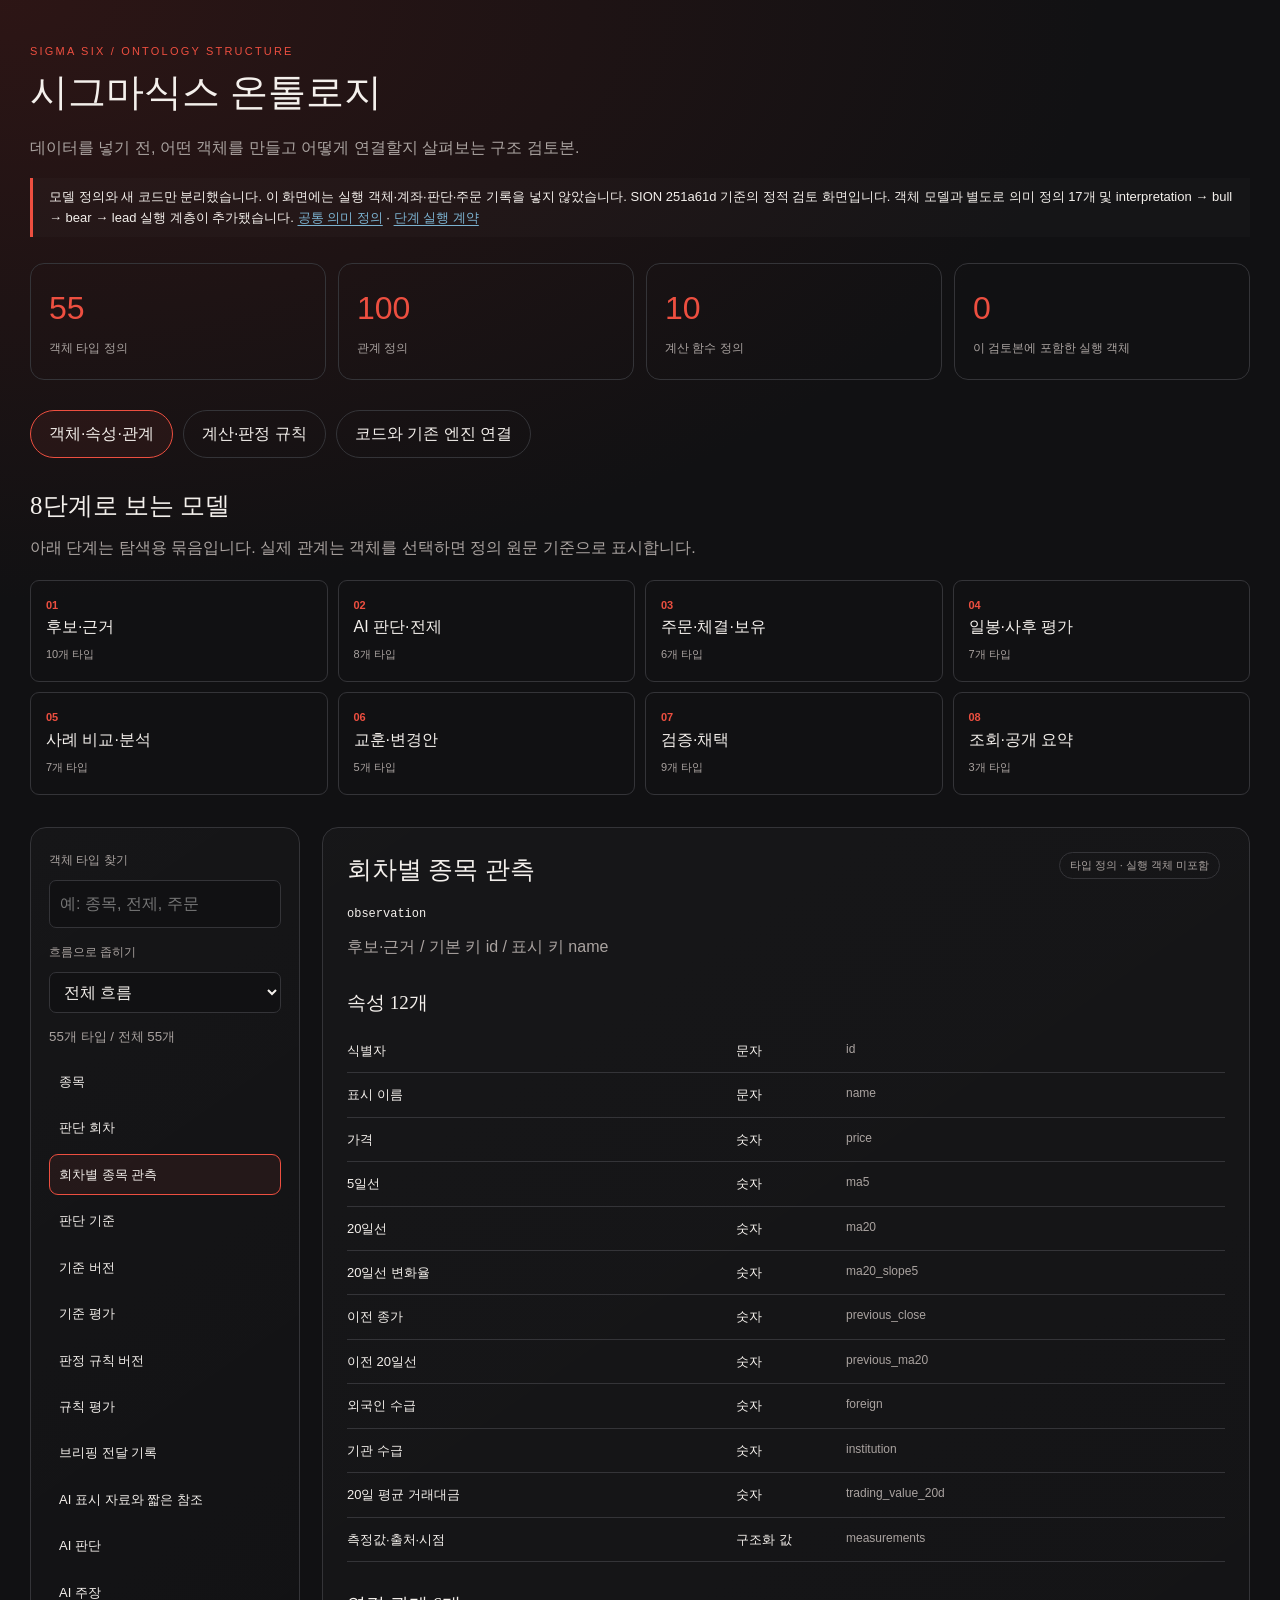
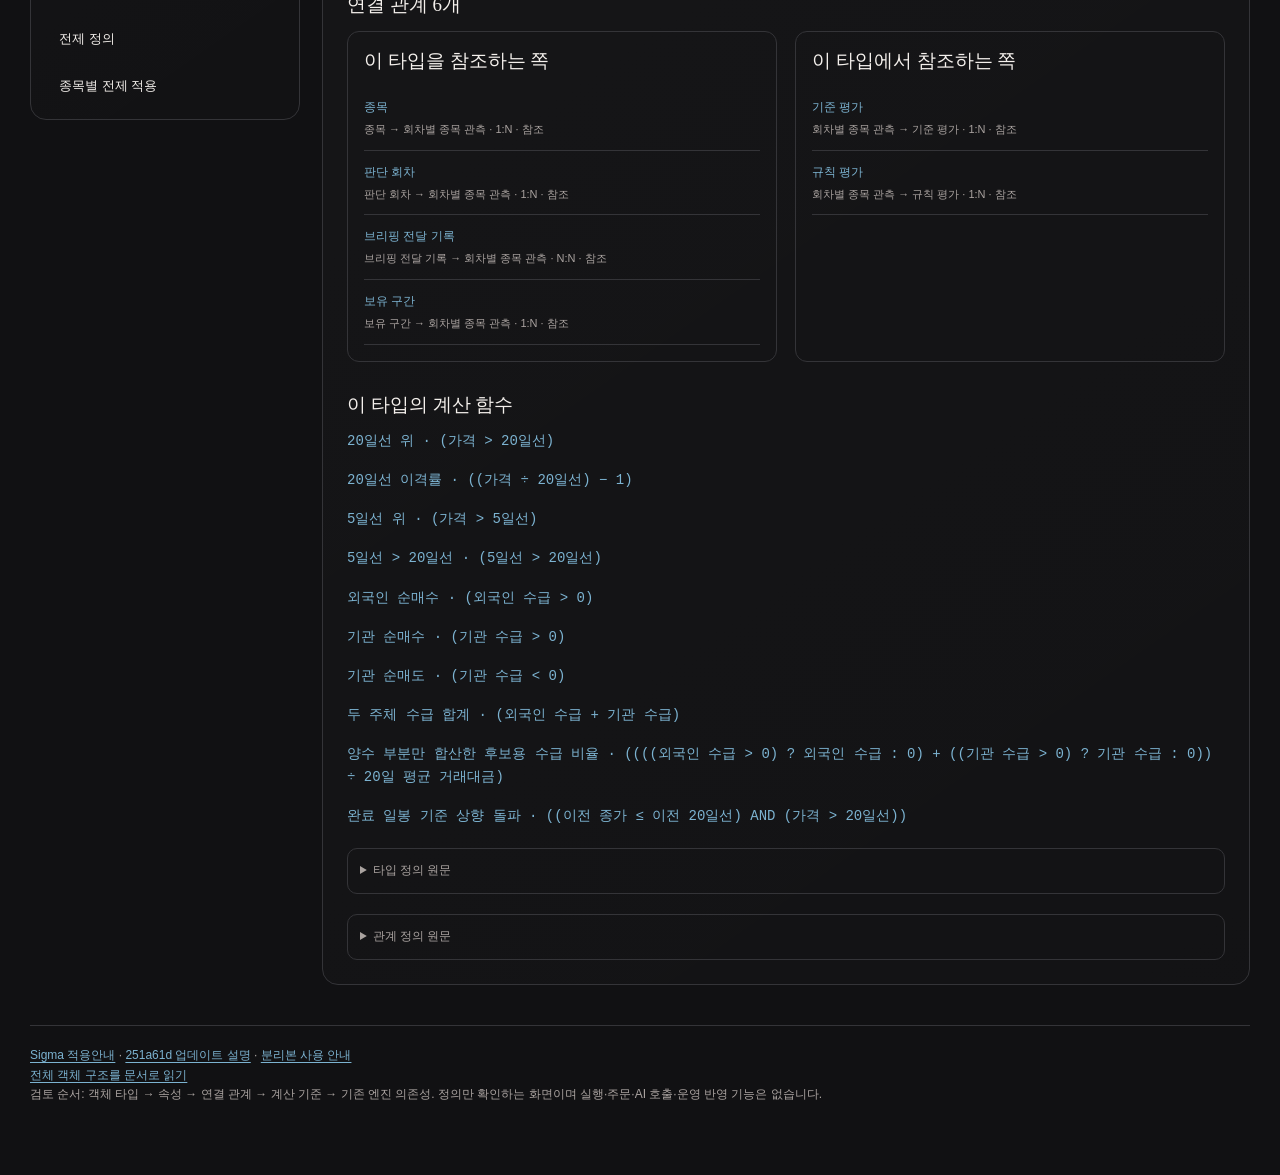
<file: 구조보기.html>
<!doctype html>
<html lang="ko"><head><meta charset="utf-8"><meta name="viewport" content="width=device-width,initial-scale=1"><meta name="referrer" content="no-referrer"><title>시그마식스 온톨로지 · 구조 검토</title>
<style>
:root{color-scheme:dark;--bg:#111113;--panel:#1c1c20;--line:#343438;--ink:#f4f0ec;--muted:#aaa3a0;--red:#ed4f40;--blue:#7cb3d1}*{box-sizing:border-box}body{margin:0;background:radial-gradient(1100px 600px at 0 0,#45191788,transparent),var(--bg);color:var(--ink);font-family:"Apple SD Gothic Neo","Noto Sans KR",sans-serif;line-height:1.65}main{max-width:1400px;margin:auto;padding:42px 30px 70px}h1,h2,h3{font-family:"AppleMyungjo","Noto Serif KR",serif;font-weight:500;line-height:1.4}h1{font-size:38px;margin:6px 0 16px}h2{font-size:25px;margin:0 0 12px}h3{font-size:19px;margin:0 0 12px}.eyebrow{letter-spacing:.2em;color:var(--red);font-size:11px}.muted,small{color:var(--muted)}p{margin:8px 0 16px}.note{border-left:3px solid var(--red);padding:8px 16px;background:#ffffff04;font-size:13px}.stats{display:grid;grid-template-columns:repeat(4,1fr);gap:12px;margin:26px 0}.stat{border:1px solid var(--line);border-radius:14px;padding:18px}.stat strong{display:block;font-size:32px;font-weight:500;color:var(--red)}.stat span{font-size:12px;color:var(--muted)}button,input,select{font:inherit}button,a{color:inherit}button{cursor:pointer;text-align:left;background:transparent;border:1px solid var(--line);border-radius:9px;padding:10px 12px}button:hover,button[aria-pressed=true]{border-color:var(--red);background:#ed4f4012}button:focus-visible,input:focus-visible,select:focus-visible,a:focus-visible{outline:2px solid var(--blue);outline-offset:3px}nav{display:flex;gap:10px;margin:30px 0}nav button{border-radius:50px;padding:10px 18px}a{color:var(--blue);text-decoration-thickness:1px;text-underline-offset:3px;overflow-wrap:anywhere}.panel{background:linear-gradient(145deg,#ffffff06,#ffffff02);border:1px solid var(--line);border-radius:16px;padding:24px;min-width:0}.stages{display:grid;grid-template-columns:repeat(4,minmax(0,1fr));gap:10px;list-style:none;padding:0;margin:18px 0 32px}.stages button{width:100%;height:100%;padding:15px}.stages b{font-size:11px;color:var(--red);display:block}.stages small{font-size:11px}.workspace{display:grid;grid-template-columns:270px minmax(0,1fr);gap:22px;align-items:start}.sidebar{position:sticky;top:16px;padding:18px}.sidebar label{font-size:12px;color:var(--muted)}input,select{width:100%;padding:10px;background:#111113;border:1px solid var(--line);color:var(--ink);border-radius:7px;margin:7px 0 10px;min-width:0}#types{max-height:640px;overflow:auto;display:grid;gap:5px;margin-top:12px}#types button{font-size:13px;border-color:transparent;padding:9px}#types button[aria-pressed=true]{border-color:var(--red)}.chip{display:inline-block;border:1px solid var(--line);border-radius:30px;padding:3px 10px;font-size:11px;color:var(--muted);margin:0 5px 5px 0}code{font-family:ui-monospace,monospace;font-size:12px;overflow-wrap:anywhere}pre{white-space:pre-wrap;overflow-wrap:anywhere;background:#0c0c0e;border:1px solid var(--line);border-radius:8px;padding:16px;font-size:12px;max-height:500px;overflow:auto}.type-heading{display:flex;gap:20px;justify-content:space-between;align-items:start}.type-heading small{display:block}.prop{display:grid;grid-template-columns:1fr 100px 1fr;gap:10px;padding:11px 0;border-bottom:1px solid var(--line);font-size:13px}.prop small{font-size:12px}h3.section{margin-top:30px}.relations{display:grid;grid-template-columns:1fr 1fr;gap:18px}.relations>div{border:1px solid var(--line);border-radius:12px;padding:16px}.relation{padding:10px 0;border-bottom:1px solid var(--line);font-size:12px}.relation button{display:block;width:100%;border:0;padding:2px 0;color:var(--blue);border-radius:0}.relation small{font-size:11px}.formula{font-family:ui-monospace,monospace;color:var(--blue);font-size:14px;white-space:pre-wrap;overflow-wrap:anywhere}.cards{display:grid;gap:14px}.cards article{padding:22px}.files{display:grid;gap:7px;margin:12px 0 24px;font-size:12px}.columns{display:grid;grid-template-columns:1fr 1fr;gap:20px}details{border:1px solid var(--line);border-radius:10px;padding:12px;margin-top:20px;font-size:12px}summary{cursor:pointer;color:var(--muted)}[hidden]{display:none!important}footer{border-top:1px solid var(--line);margin-top:40px;padding-top:20px;font-size:12px;color:var(--muted)}.empty{font-size:13px;color:var(--muted);padding:20px 0}
@media(max-width:850px){.workspace{grid-template-columns:1fr}.sidebar{position:static}#types{max-height:200px;grid-template-columns:1fr 1fr}.stages{grid-template-columns:repeat(2,minmax(0,1fr))}.relations,.columns{grid-template-columns:1fr}main{padding:28px 18px}h1{font-size:29px}.stats{grid-template-columns:repeat(2,1fr)}nav{flex-wrap:wrap}.prop{grid-template-columns:1fr 80px}.prop small{grid-column:1/-1}.panel{padding:18px}}
</style></head><body><main>
<header><div class="eyebrow">SIGMA SIX / ONTOLOGY STRUCTURE</div><h1>시그마식스 온톨로지</h1><p class="muted">데이터를 넣기 전, 어떤 객체를 만들고 어떻게 연결할지 살펴보는 구조 검토본.</p><div class="note">모델 정의와 새 코드만 분리했습니다. 이 화면에는 실행 객체·계좌·판단·주문 기록을 넣지 않았습니다. SION 251a61d 기준의 정적 검토 화면입니다. 객체 모델과 별도로 의미 정의 17개 및 interpretation → bull → bear → lead 실행 계층이 추가됐습니다. <a href="01_모델정의/semantic_definitions.json">공통 의미 정의</a> · <a href="05_설계검토문서/시멘틱실행계약.md">단계 실행 계약</a></div></header>
<div class="stats"><div class="stat"><strong id="n-types"></strong><span>객체 타입 정의</span></div><div class="stat"><strong id="n-links"></strong><span>관계 정의</span></div><div class="stat"><strong id="n-functions"></strong><span>계산 함수 정의</span></div><div class="stat"><strong>0</strong><span>이 검토본에 포함한 실행 객체</span></div></div>
<nav aria-label="구조 탐색"><button data-tab="model" aria-pressed="true">객체·속성·관계</button><button data-tab="functions" aria-pressed="false">계산·판정 규칙</button><button data-tab="integration" aria-pressed="false">코드와 기존 엔진 연결</button></nav>
<section id="model"><h2>8단계로 보는 모델</h2><p class="muted">아래 단계는 탐색용 묶음입니다. 실제 관계는 객체를 선택하면 정의 원문 기준으로 표시합니다.</p><ol class="stages" id="stages"></ol><div class="workspace"><aside class="panel sidebar"><label for="search">객체 타입 찾기</label><input id="search" type="search" placeholder="예: 종목, 전제, 주문"><label for="group">흐름으로 좁히기</label><select id="group"><option value="all">전체 흐름</option></select><small id="type-count" role="status"></small><div id="types" aria-label="객체 타입 목록"></div></aside><article class="panel" id="detail" aria-live="polite"></article></div></section>
<section id="functions" hidden><h2>계산과 판정의 정의</h2><p class="note">실제 가격이나 수급을 넣지 않고 계산식만 표시합니다. 10개 함수는 JSON 정의를 읽는 어댑터와 연결되며, 모든 매매 동작이 이 식만으로 구현된 것은 아닙니다.</p><div id="function-list" class="cards"></div><h3 class="section">기존 엔진과 맞춘 판정 규칙</h3><p class="muted">아래는 bindings.json의 매핑입니다. 문장으로 된 규칙 정의와 실제 실행 코드를 구분해서 검토하세요.</p><div id="rule-list" class="cards"></div><details><summary>별도 액션 타입·공유 속성·인터페이스의 현재 상태</summary><p id="empty-definitions"></p></details></section>
<section id="integration" hidden><h2>새 코드와 원래 엔진의 경계</h2><p class="note">이 폴더는 구조 검토용 추출본입니다. 기존 엔진을 복제하거나 독립 실행 패키지로 재작성하지 않았습니다. 기존 파일에 붙인 부분은 변경 패치로 보관했습니다.</p><div class="panel"><h3>공통 의미와 단계 실행</h3><p>interpretation → bull → bear → lead가 같은 회차의 수락된 선행 입력을 이어받습니다. 아래 17개 개념은 별도 의미 정의이며 객체 타입 수에 더하지 않습니다.</p><div id="semantic-definitions"></div></div><div class="columns"><article class="panel"><h3>새 기능 코드</h3><p class="muted">새로 추가된 모듈·프롬프트·화면. 원본 파일 내용 그대로입니다.</p><div id="code-files" class="files"></div></article><article class="panel"><h3>기존 엔진에 연결한 부분</h3><p class="muted">원래 파일 전체 대신 기준 커밋 대비 변경 내용을 볼 수 있습니다.</p><div id="patch-files" class="files"></div></article></div><h3 class="section">남아 있는 기존 코드 의존성</h3><p class="muted">Python import를 정적으로 확인한 목록입니다. 동적 import·파일·설정 의존성 전체를 증명하는 목록은 아닙니다.</p><div class="panel" id="deps"></div><h3 class="section">분리 범위 확인</h3><p>운영 실행 데이터는 제외했습니다. 검사에서 사용하는 고정 입력 7개만 04_검사코드에 포함했습니다. 로컬 환경 기록과 과거 검사 산출물은 제외했습니다. 타입 정의의 id와 실행 기록의 judgment_id 같은 실제 키 사이에는 별도 매핑 코드가 필요합니다.</p><p><a href="분리내역.json">파일별 분리 내역</a> · <a href="README.md">읽는 방법과 구현 범위</a></p></section>
<footer><a href="적용안내.md">Sigma 적용안내</a> · <a href="업데이트내역.md">251a61d 업데이트 설명</a> · <a href="README.md">분리본 사용 안내</a><br><a href="객체구조_전체목록.md">전체 객체 구조를 문서로 읽기</a><br>검토 순서: 객체 타입 → 속성 → 연결 관계 → 계산 기준 → 기존 엔진 의존성. 정의만 확인하는 화면이며 실행·주문·AI 호출·운영 반영 기능은 없습니다.</footer>
<script type="application/json" id="model-source">{"ontology": {"title": "Sigma Six 후보 근거 v1", "nodes": [{"id": "instrument", "label": "종목", "status": "reviewed", "primaryKey": "id", "titleKey": "name", "properties": [{"id": "id", "name": "id", "type": "string"}, {"id": "name", "name": "name", "type": "string"}, {"id": "code", "name": "code", "type": "string"}, {"id": "market", "name": "market", "type": "string"}], "interfaces": []}, {"id": "run", "label": "판단 회차", "status": "reviewed", "primaryKey": "id", "titleKey": "name", "properties": [{"id": "id", "name": "id", "type": "string"}, {"id": "name", "name": "name", "type": "string"}, {"id": "kind", "name": "kind", "type": "string"}, {"id": "created_at", "name": "created_at", "type": "timestamp"}, {"id": "snapshot", "name": "snapshot", "type": "object"}], "interfaces": []}, {"id": "observation", "label": "회차별 종목 관측", "status": "reviewed", "primaryKey": "id", "titleKey": "name", "properties": [{"id": "id", "name": "id", "type": "string"}, {"id": "name", "name": "name", "type": "string"}, {"id": "price", "name": "price", "type": "double"}, {"id": "ma5", "name": "ma5", "type": "double"}, {"id": "ma20", "name": "ma20", "type": "double"}, {"id": "ma20_slope5", "name": "ma20_slope5", "type": "double"}, {"id": "previous_close", "name": "previous_close", "type": "double"}, {"id": "previous_ma20", "name": "previous_ma20", "type": "double"}, {"id": "foreign", "name": "foreign", "type": "double"}, {"id": "institution", "name": "institution", "type": "double"}, {"id": "trading_value_20d", "name": "trading_value_20d", "type": "double"}, {"id": "measurements", "name": "measurements", "type": "object"}], "interfaces": []}, {"id": "criterion", "label": "판단 기준", "status": "reviewed", "primaryKey": "id", "titleKey": "name", "properties": [{"id": "id", "name": "id", "type": "string"}, {"id": "name", "name": "name", "type": "string"}, {"id": "meaning", "name": "meaning", "type": "string"}], "interfaces": []}, {"id": "criterion_version", "label": "기준 버전", "status": "reviewed", "primaryKey": "id", "titleKey": "name", "properties": [{"id": "id", "name": "id", "type": "string"}, {"id": "name", "name": "name", "type": "string"}, {"id": "version", "name": "version", "type": "string"}, {"id": "definition", "name": "definition", "type": "object"}], "interfaces": []}, {"id": "criterion_evaluation", "label": "기준 평가", "status": "reviewed", "primaryKey": "id", "titleKey": "name", "properties": [{"id": "id", "name": "id", "type": "string"}, {"id": "name", "name": "name", "type": "string"}, {"id": "status", "name": "status", "type": "string"}, {"id": "inputs", "name": "inputs", "type": "object"}, {"id": "result", "name": "result", "type": "object"}], "interfaces": []}, {"id": "rule_version", "label": "판정 규칙 버전", "status": "reviewed", "primaryKey": "id", "titleKey": "name", "properties": [{"id": "id", "name": "id", "type": "string"}, {"id": "name", "name": "name", "type": "string"}, {"id": "version", "name": "version", "type": "string"}, {"id": "definition", "name": "definition", "type": "object"}], "interfaces": []}, {"id": "rule_evaluation", "label": "규칙 평가", "status": "reviewed", "primaryKey": "id", "titleKey": "name", "properties": [{"id": "id", "name": "id", "type": "string"}, {"id": "name", "name": "name", "type": "string"}, {"id": "use", "name": "use", "type": "string"}, {"id": "status", "name": "status", "type": "string"}, {"id": "inputs", "name": "inputs", "type": "object"}], "interfaces": []}, {"id": "delivery", "label": "브리핑 전달 기록", "status": "reviewed", "primaryKey": "id", "titleKey": "name", "properties": [{"id": "id", "name": "id", "type": "string"}, {"id": "name", "name": "name", "type": "string"}, {"id": "ai_run_id", "name": "ai_run_id", "type": "string"}, {"id": "run_attempt_id", "name": "run_attempt_id", "type": "string"}, {"id": "text", "name": "text", "type": "string"}, {"id": "sha256", "name": "sha256", "type": "string"}, {"id": "evidence_catalog", "name": "evidence_catalog", "type": "object"}, {"id": "wire_format", "name": "wire_format", "type": "string"}, {"id": "bundle_alias", "name": "bundle_alias", "type": "string"}, {"id": "wire_scope", "name": "wire_scope", "type": "object"}], "interfaces": []}, {"id": "evidence_wire", "label": "AI 표시 자료와 짧은 참조", "status": "reviewed", "primaryKey": "id", "titleKey": "name", "properties": [{"id": "id", "name": "id", "type": "string"}, {"id": "name", "name": "name", "type": "string"}, {"id": "wire_format", "name": "wire_format", "type": "string"}, {"id": "renderer_version", "name": "renderer_version", "type": "string"}, {"id": "field_dictionary_version", "name": "field_dictionary_version", "type": "string"}, {"id": "scope", "name": "scope", "type": "object"}, {"id": "bundle_alias", "name": "bundle_alias", "type": "string"}, {"id": "canonical_receipt_ref", "name": "canonical_receipt_ref", "type": "object"}, {"id": "visible_payload_ref", "name": "visible_payload_ref", "type": "object"}, {"id": "visible_payload_hash", "name": "visible_payload_hash", "type": "string"}, {"id": "alias_map_hash", "name": "alias_map_hash", "type": "string"}, {"id": "entries", "name": "entries", "type": "object"}, {"id": "status", "name": "status", "type": "string"}], "interfaces": []}, {"id": "ai_judgment", "label": "AI 판단", "status": "reviewed", "primaryKey": "id", "titleKey": "name", "properties": [{"id": "id", "name": "id", "type": "string"}, {"id": "name", "name": "name", "type": "string"}, {"id": "code", "name": "code", "type": "string"}, {"id": "confidence_for", "name": "confidence_for", "type": "string"}, {"id": "confidence_raw", "name": "confidence_raw", "type": "double"}, {"id": "recommended_action", "name": "recommended_action", "type": "string"}, {"id": "decision_validation", "name": "decision_validation", "type": "string"}, {"id": "comparison_snapshot", "name": "comparison_snapshot", "type": "object"}, {"id": "decision_regime_snapshot", "name": "decision_regime_snapshot", "type": "object"}], "interfaces": []}, {"id": "argument", "label": "AI 주장", "status": "reviewed", "primaryKey": "id", "titleKey": "name", "properties": [{"id": "id", "name": "id", "type": "string"}, {"id": "name", "name": "name", "type": "string"}, {"id": "kind", "name": "kind", "type": "string"}, {"id": "assertion", "name": "assertion", "type": "object"}, {"id": "reference_validation", "name": "reference_validation", "type": "string"}, {"id": "fact_validation", "name": "fact_validation", "type": "string"}, {"id": "hypothesis_status", "name": "hypothesis_status", "type": "string"}, {"id": "adoption", "name": "adoption", "type": "string"}], "interfaces": []}, {"id": "premise_definition", "label": "전제 정의", "status": "reviewed", "primaryKey": "id", "titleKey": "name", "properties": [{"id": "id", "name": "id", "type": "string"}, {"id": "name", "name": "name", "type": "string"}, {"id": "version", "name": "version", "type": "string"}, {"id": "definition", "name": "definition", "type": "object"}], "interfaces": []}, {"id": "premise_application", "label": "종목별 전제 적용", "status": "reviewed", "primaryKey": "id", "titleKey": "name", "properties": [{"id": "id", "name": "id", "type": "string"}, {"id": "name", "name": "name", "type": "string"}, {"id": "code", "name": "code", "type": "string"}, {"id": "judgment_date", "name": "judgment_date", "type": "date"}, {"id": "direction", "name": "direction", "type": "string"}, {"id": "days", "name": "days", "type": "double"}, {"id": "status", "name": "status", "type": "string"}], "interfaces": []}, {"id": "premise_proposal", "label": "자유 전제 제안", "status": "reviewed", "primaryKey": "id", "titleKey": "name", "properties": [{"id": "id", "name": "id", "type": "string"}, {"id": "name", "name": "name", "type": "string"}, {"id": "proposal", "name": "proposal", "type": "object"}, {"id": "status", "name": "status", "type": "string"}], "interfaces": []}, {"id": "run_attempt", "label": "AI 실행 시도", "status": "reviewed", "primaryKey": "id", "titleKey": "name", "properties": [{"id": "id", "name": "id", "type": "string"}, {"id": "name", "name": "name", "type": "string"}, {"id": "run_id", "name": "run_id", "type": "string"}, {"id": "kind", "name": "kind", "type": "string"}, {"id": "initial_targets", "name": "initial_targets", "type": "object"}, {"id": "target_set_incomplete", "name": "target_set_incomplete", "type": "boolean"}], "interfaces": []}, {"id": "submission", "label": "판단 제출 시도", "status": "reviewed", "primaryKey": "id", "titleKey": "name", "properties": [{"id": "id", "name": "id", "type": "string"}, {"id": "name", "name": "name", "type": "string"}, {"id": "status", "name": "status", "type": "string"}, {"id": "request_hash", "name": "request_hash", "type": "string"}, {"id": "errors", "name": "errors", "type": "object"}], "interfaces": []}, {"id": "execution_event", "label": "실행과 판단 연결", "status": "reviewed", "primaryKey": "id", "titleKey": "name", "properties": [{"id": "id", "name": "id", "type": "string"}, {"id": "name", "name": "name", "type": "string"}, {"id": "stage", "name": "stage", "type": "string"}, {"id": "link", "name": "link", "type": "object"}, {"id": "outcome", "name": "outcome", "type": "object"}, {"id": "boost", "name": "boost", "type": "object"}], "interfaces": []}, {"id": "order_plan", "label": "주문 계획", "status": "reviewed", "primaryKey": "id", "titleKey": "name", "properties": [{"id": "id", "name": "id", "type": "string"}, {"id": "name", "name": "name", "type": "string"}, {"id": "inputs", "name": "inputs", "type": "object"}, {"id": "plan", "name": "plan", "type": "object"}, {"id": "definition", "name": "definition", "type": "object"}], "interfaces": []}, {"id": "order_attempt", "label": "주문 전송 시도", "status": "reviewed", "primaryKey": "id", "titleKey": "name", "properties": [{"id": "id", "name": "id", "type": "string"}, {"id": "name", "name": "name", "type": "string"}, {"id": "account_scope", "name": "account_scope", "type": "string"}, {"id": "payload_hash", "name": "payload_hash", "type": "string"}, {"id": "state", "name": "state", "type": "string"}, {"id": "result", "name": "result", "type": "object"}], "interfaces": []}, {"id": "execution_observation", "label": "주문별 체결 관측", "status": "reviewed", "primaryKey": "id", "titleKey": "name", "properties": [{"id": "id", "name": "id", "type": "string"}, {"id": "name", "name": "name", "type": "string"}, {"id": "confirmation", "name": "confirmation", "type": "string"}, {"id": "source", "name": "source", "type": "string"}, {"id": "observed_at", "name": "observed_at", "type": "timestamp"}, {"id": "available_at", "name": "available_at", "type": "timestamp"}, {"id": "qty", "name": "qty", "type": "double"}, {"id": "price", "name": "price", "type": "double"}], "interfaces": []}, {"id": "position_episode", "label": "보유 구간", "status": "reviewed", "primaryKey": "id", "titleKey": "name", "properties": [{"id": "id", "name": "id", "type": "string"}, {"id": "name", "name": "name", "type": "string"}, {"id": "code", "name": "code", "type": "string"}, {"id": "origin", "name": "origin", "type": "string"}, {"id": "opened_at", "name": "opened_at", "type": "timestamp"}, {"id": "closed_at", "name": "closed_at", "type": "timestamp"}], "interfaces": []}, {"id": "rule_trigger", "label": "규칙 매도 계기", "status": "reviewed", "primaryKey": "id", "titleKey": "name", "properties": [{"id": "id", "name": "id", "type": "string"}, {"id": "name", "name": "name", "type": "string"}, {"id": "code", "name": "code", "type": "string"}, {"id": "retry_key", "name": "retry_key", "type": "string"}, {"id": "inputs", "name": "inputs", "type": "object"}, {"id": "result", "name": "result", "type": "object"}], "interfaces": []}, {"id": "scoring_job", "label": "사후 평가 회차", "status": "reviewed", "primaryKey": "id", "titleKey": "name", "properties": [{"id": "id", "name": "id", "type": "string"}, {"id": "name", "name": "name", "type": "string"}, {"id": "market_as_of", "name": "market_as_of", "type": "date"}, {"id": "knowledge_as_of", "name": "knowledge_as_of", "type": "timestamp"}, {"id": "expected_targets", "name": "expected_targets", "type": "object"}, {"id": "run_status", "name": "run_status", "type": "string"}, {"id": "recording_status", "name": "recording_status", "type": "string"}], "interfaces": []}, {"id": "calendar_snapshot", "label": "거래일 달력 버전", "status": "reviewed", "primaryKey": "id", "titleKey": "name", "properties": [{"id": "id", "name": "id", "type": "string"}, {"id": "name", "name": "name", "type": "string"}, {"id": "source", "name": "source", "type": "string"}, {"id": "version", "name": "version", "type": "string"}, {"id": "sessions", "name": "sessions", "type": "object"}, {"id": "hash", "name": "hash", "type": "string"}], "interfaces": []}, {"id": "premise_window", "label": "전제 거래일 구간", "status": "reviewed", "primaryKey": "id", "titleKey": "name", "properties": [{"id": "id", "name": "id", "type": "string"}, {"id": "name", "name": "name", "type": "string"}, {"id": "start_trading_day", "name": "start_trading_day", "type": "date"}, {"id": "end_trading_day", "name": "end_trading_day", "type": "date"}, {"id": "sessions", "name": "sessions", "type": "object"}, {"id": "status", "name": "status", "type": "string"}], "interfaces": []}, {"id": "daily_receipt", "label": "일봉 수신 자료", "status": "reviewed", "primaryKey": "id", "titleKey": "name", "properties": [{"id": "id", "name": "id", "type": "string"}, {"id": "name", "name": "name", "type": "string"}, {"id": "code", "name": "code", "type": "string"}, {"id": "available_at", "name": "available_at", "type": "timestamp"}, {"id": "source", "name": "source", "type": "string"}, {"id": "price_basis", "name": "price_basis", "type": "string"}, {"id": "rows", "name": "rows", "type": "object"}], "interfaces": []}, {"id": "daily_confirmation", "label": "일봉 정책상 완료 확인", "status": "reviewed", "primaryKey": "id", "titleKey": "name", "properties": [{"id": "id", "name": "id", "type": "string"}, {"id": "name", "name": "name", "type": "string"}, {"id": "date", "name": "date", "type": "date"}, {"id": "status", "name": "status", "type": "string"}, {"id": "provider_finality", "name": "provider_finality", "type": "string"}, {"id": "confirmation_receipt_ids", "name": "confirmation_receipt_ids", "type": "object"}], "interfaces": []}, {"id": "premise_evaluation", "label": "전제 사후 평가", "status": "reviewed", "primaryKey": "id", "titleKey": "name", "properties": [{"id": "id", "name": "id", "type": "string"}, {"id": "name", "name": "name", "type": "string"}, {"id": "verdict", "name": "verdict", "type": "string"}, {"id": "period_status", "name": "period_status", "type": "string"}, {"id": "data_status", "name": "data_status", "type": "string"}, {"id": "recording_status", "name": "recording_status", "type": "string"}, {"id": "market_as_of", "name": "market_as_of", "type": "date"}, {"id": "knowledge_as_of", "name": "knowledge_as_of", "type": "timestamp"}, {"id": "comparisons", "name": "comparisons", "type": "object"}], "interfaces": []}, {"id": "legacy_outcome_context", "label": "기존 결과 비교 자료", "status": "reviewed", "primaryKey": "id", "titleKey": "name", "properties": [{"id": "id", "name": "id", "type": "string"}, {"id": "name", "name": "name", "type": "string"}, {"id": "decision_outcomes", "name": "decision_outcomes", "type": "object"}, {"id": "legacy_trade_results", "name": "legacy_trade_results", "type": "object"}, {"id": "inputs", "name": "inputs", "type": "object"}, {"id": "audit", "name": "audit", "type": "object"}], "interfaces": []}, {"id": "regime_event", "label": "서버 등록 AI 국면", "status": "reviewed", "primaryKey": "id", "titleKey": "name", "properties": [{"id": "id", "name": "id", "type": "string"}, {"id": "name", "name": "name", "type": "string"}, {"id": "regime", "name": "regime", "type": "string"}, {"id": "source", "name": "source", "type": "string"}, {"id": "recorded_at", "name": "recorded_at", "type": "timestamp"}, {"id": "classification_status", "name": "classification_status", "type": "string"}], "interfaces": []}, {"id": "case_review", "label": "별도 사례 비교 실행", "status": "reviewed", "primaryKey": "id", "titleKey": "name", "properties": [{"id": "id", "name": "id", "type": "string"}, {"id": "name", "name": "name", "type": "string"}, {"id": "market_as_of", "name": "market_as_of", "type": "date"}, {"id": "knowledge_as_of", "name": "knowledge_as_of", "type": "timestamp"}, {"id": "analysis_status", "name": "analysis_status", "type": "string"}, {"id": "ai_status", "name": "ai_status", "type": "string"}, {"id": "definition", "name": "definition", "type": "object"}, {"id": "source_manifest", "name": "source_manifest", "type": "object"}], "interfaces": []}, {"id": "review_case", "label": "전제 적용별 비교 사례", "status": "reviewed", "primaryKey": "id", "titleKey": "name", "properties": [{"id": "id", "name": "id", "type": "string"}, {"id": "name", "name": "name", "type": "string"}, {"id": "origin_judgment_id", "name": "origin_judgment_id", "type": "string"}, {"id": "stratum", "name": "stratum", "type": "object"}, {"id": "features", "name": "features", "type": "object"}, {"id": "outcome_eligible", "name": "outcome_eligible", "type": "boolean"}, {"id": "exclusions", "name": "exclusions", "type": "object"}], "interfaces": []}, {"id": "research_model", "label": "반증 예측 모형", "status": "reviewed", "primaryKey": "id", "titleKey": "name", "properties": [{"id": "id", "name": "id", "type": "string"}, {"id": "name", "name": "name", "type": "string"}, {"id": "version", "name": "version", "type": "string"}, {"id": "status", "name": "status", "type": "string"}, {"id": "training_cutoff", "name": "training_cutoff", "type": "timestamp"}, {"id": "transform", "name": "transform", "type": "object"}, {"id": "coefficients", "name": "coefficients", "type": "object"}, {"id": "uncertainty", "name": "uncertainty", "type": "object"}], "interfaces": []}, {"id": "model_publication", "label": "주간 모형 공개", "status": "reviewed", "primaryKey": "id", "titleKey": "name", "properties": [{"id": "id", "name": "id", "type": "string"}, {"id": "name", "name": "name", "type": "string"}, {"id": "available_at", "name": "available_at", "type": "timestamp"}, {"id": "valid_from", "name": "valid_from", "type": "timestamp"}, {"id": "valid_until", "name": "valid_until", "type": "timestamp"}, {"id": "commit", "name": "commit", "type": "object"}], "interfaces": []}, {"id": "premise_prediction", "label": "전제 사전 예측", "status": "reviewed", "primaryKey": "id", "titleKey": "name", "properties": [{"id": "id", "name": "id", "type": "string"}, {"id": "name", "name": "name", "type": "string"}, {"id": "kind", "name": "kind", "type": "string"}, {"id": "origin_at", "name": "origin_at", "type": "timestamp"}, {"id": "status", "name": "status", "type": "string"}, {"id": "probability", "name": "probability", "type": "double"}, {"id": "baseline_probability", "name": "baseline_probability", "type": "double"}], "interfaces": []}, {"id": "retrospective_hypothesis", "label": "AI 사후 가설", "status": "reviewed", "primaryKey": "id", "titleKey": "name", "properties": [{"id": "id", "name": "id", "type": "string"}, {"id": "name", "name": "name", "type": "string"}, {"id": "text", "name": "text", "type": "string"}, {"id": "hypothesis_status", "name": "hypothesis_status", "type": "string"}, {"id": "validated_findings", "name": "validated_findings", "type": "object"}], "interfaces": []}, {"id": "research_usage", "label": "분석 사용 이력", "status": "reviewed", "primaryKey": "id", "titleKey": "name", "properties": [{"id": "id", "name": "id", "type": "string"}, {"id": "name", "name": "name", "type": "string"}, {"id": "purpose", "name": "purpose", "type": "string"}, {"id": "used_at", "name": "used_at", "type": "timestamp"}, {"id": "application_ids", "name": "application_ids", "type": "object"}], "interfaces": []}, {"id": "proposal_run", "label": "교훈·변경안 제안 실행", "status": "reviewed", "primaryKey": "id", "titleKey": "name", "properties": [{"id": "id", "name": "id", "type": "string"}, {"id": "name", "name": "name", "type": "string"}, {"id": "review_id", "name": "review_id", "type": "string"}, {"id": "context_hash", "name": "context_hash", "type": "string"}, {"id": "base_snapshot", "name": "base_snapshot", "type": "object"}, {"id": "submission_status", "name": "submission_status", "type": "string"}, {"id": "ai_execution_status", "name": "ai_execution_status", "type": "string"}], "interfaces": []}, {"id": "proposal_delivery", "label": "제안 자료 전달", "status": "reviewed", "primaryKey": "id", "titleKey": "name", "properties": [{"id": "id", "name": "id", "type": "string"}, {"id": "name", "name": "name", "type": "string"}, {"id": "body_hash", "name": "body_hash", "type": "string"}, {"id": "catalog", "name": "catalog", "type": "object"}, {"id": "case_ids", "name": "case_ids", "type": "object"}, {"id": "created_at", "name": "created_at", "type": "timestamp"}, {"id": "wire_format", "name": "wire_format", "type": "string"}, {"id": "bundle_alias", "name": "bundle_alias", "type": "string"}, {"id": "wire_scope", "name": "wire_scope", "type": "object"}], "interfaces": []}, {"id": "learning_proposal", "label": "교훈·변경안 버전", "status": "reviewed", "primaryKey": "id", "titleKey": "name", "properties": [{"id": "id", "name": "id", "type": "string"}, {"id": "name", "name": "name", "type": "string"}, {"id": "kind", "name": "kind", "type": "string"}, {"id": "version", "name": "version", "type": "integer"}, {"id": "target_ref", "name": "target_ref", "type": "object"}, {"id": "condition", "name": "condition", "type": "object"}, {"id": "effect", "name": "effect", "type": "object"}, {"id": "server_cohort", "name": "server_cohort", "type": "object"}, {"id": "reason_status", "name": "reason_status", "type": "string"}, {"id": "active", "name": "active", "type": "boolean"}], "interfaces": []}, {"id": "validation_contract", "label": "후속 검증 입력 계약", "status": "reviewed", "primaryKey": "id", "titleKey": "name", "properties": [{"id": "id", "name": "id", "type": "string"}, {"id": "name", "name": "name", "type": "string"}, {"id": "validation_kind", "name": "validation_kind", "type": "string"}, {"id": "readiness", "name": "readiness", "type": "object"}, {"id": "base_status", "name": "base_status", "type": "string"}, {"id": "bundle_hash", "name": "bundle_hash", "type": "string"}, {"id": "stage7_completed", "name": "stage7_completed", "type": "boolean"}], "interfaces": []}, {"id": "lesson_version", "label": "검증·채택 교훈 버전", "status": "reviewed", "primaryKey": "id", "titleKey": "name", "properties": [{"id": "id", "name": "id", "type": "string"}, {"id": "name", "name": "name", "type": "string"}, {"id": "proposal_id", "name": "proposal_id", "type": "string"}, {"id": "validation_id", "name": "validation_id", "type": "string"}, {"id": "adoption_id", "name": "adoption_id", "type": "string"}, {"id": "effective_from", "name": "effective_from", "type": "timestamp"}, {"id": "effective_until", "name": "effective_until", "type": "timestamp"}, {"id": "applicability", "name": "applicability", "type": "object"}, {"id": "verification_status", "name": "verification_status", "type": "string"}], "interfaces": []}, {"id": "runtime_input", "label": "AI 실행 당시 입력", "status": "reviewed", "primaryKey": "id", "titleKey": "name", "properties": [{"id": "id", "name": "id", "type": "string"}, {"id": "name", "name": "name", "type": "string"}, {"id": "source_hashes", "name": "source_hashes", "type": "object"}, {"id": "tool_contracts", "name": "tool_contracts", "type": "object"}, {"id": "cmd_prompt", "name": "cmd_prompt", "type": "string"}, {"id": "provider_internal_state", "name": "provider_internal_state", "type": "string"}], "interfaces": []}, {"id": "policy_validation", "label": "변경안 사전 검증", "status": "reviewed", "primaryKey": "id", "titleKey": "name", "properties": [{"id": "id", "name": "id", "type": "string"}, {"id": "name", "name": "name", "type": "string"}, {"id": "spec", "name": "spec", "type": "object"}, {"id": "source_bundle_hash", "name": "source_bundle_hash", "type": "string"}, {"id": "independence", "name": "independence", "type": "string"}, {"id": "status", "name": "status", "type": "string"}], "interfaces": []}, {"id": "validation_opportunity", "label": "검증 판단 기회", "status": "reviewed", "primaryKey": "id", "titleKey": "name", "properties": [{"id": "id", "name": "id", "type": "string"}, {"id": "name", "name": "name", "type": "string"}, {"id": "run_attempt_id", "name": "run_attempt_id", "type": "string"}, {"id": "code", "name": "code", "type": "string"}, {"id": "confidence_for", "name": "confidence_for", "type": "string"}, {"id": "gaps", "name": "gaps", "type": "object"}], "interfaces": []}, {"id": "validation_result", "label": "변경안 검증 결과", "status": "reviewed", "primaryKey": "id", "titleKey": "name", "properties": [{"id": "id", "name": "id", "type": "string"}, {"id": "name", "name": "name", "type": "string"}, {"id": "baseline_status", "name": "baseline_status", "type": "string"}, {"id": "performance", "name": "performance", "type": "object"}, {"id": "criteria", "name": "criteria", "type": "object"}, {"id": "adoption_eligibility", "name": "adoption_eligibility", "type": "boolean"}], "interfaces": []}, {"id": "validation_holdout", "label": "사전 예약 검증 자료", "status": "reviewed", "primaryKey": "id", "titleKey": "name", "properties": [{"id": "id", "name": "id", "type": "string"}, {"id": "name", "name": "name", "type": "string"}, {"id": "period", "name": "period", "type": "object"}, {"id": "reserved_at", "name": "reserved_at", "type": "timestamp"}, {"id": "released_at", "name": "released_at", "type": "timestamp"}, {"id": "status", "name": "status", "type": "string"}], "interfaces": []}, {"id": "prompt_experiment", "label": "격리 AI 비교 실험", "status": "reviewed", "primaryKey": "id", "titleKey": "name", "properties": [{"id": "id", "name": "id", "type": "string"}, {"id": "name", "name": "name", "type": "string"}, {"id": "model", "name": "model", "type": "string"}, {"id": "trials", "name": "trials", "type": "object"}, {"id": "budget", "name": "budget", "type": "object"}, {"id": "status", "name": "status", "type": "string"}], "interfaces": []}, {"id": "simulation_execution", "label": "모의 계좌 실행", "status": "reviewed", "primaryKey": "id", "titleKey": "name", "properties": [{"id": "id", "name": "id", "type": "string"}, {"id": "name", "name": "name", "type": "string"}, {"id": "arm", "name": "arm", "type": "string"}, {"id": "inputs", "name": "inputs", "type": "object"}, {"id": "fills", "name": "fills", "type": "object"}, {"id": "unconfirmed", "name": "unconfirmed", "type": "object"}], "interfaces": []}, {"id": "policy_adoption", "label": "사람의 변경안 채택", "status": "reviewed", "primaryKey": "id", "titleKey": "name", "properties": [{"id": "id", "name": "id", "type": "string"}, {"id": "name", "name": "name", "type": "string"}, {"id": "operator", "name": "operator", "type": "string"}, {"id": "expected_revision", "name": "expected_revision", "type": "string"}, {"id": "validation_result_hash", "name": "validation_result_hash", "type": "string"}, {"id": "status", "name": "status", "type": "string"}], "interfaces": []}, {"id": "policy_package", "label": "운영 정책 버전", "status": "reviewed", "primaryKey": "id", "titleKey": "name", "properties": [{"id": "id", "name": "id", "type": "string"}, {"id": "name", "name": "name", "type": "string"}, {"id": "baseline_snapshot_hash", "name": "baseline_snapshot_hash", "type": "string"}, {"id": "candidate_policy_hash", "name": "candidate_policy_hash", "type": "string"}, {"id": "deployed_hash", "name": "deployed_hash", "type": "string"}, {"id": "effective_until", "name": "effective_until", "type": "timestamp"}], "interfaces": []}, {"id": "trace_view", "label": "고정된 근거 조회 화면", "status": "reviewed", "primaryKey": "id", "titleKey": "name", "properties": [{"id": "id", "name": "id", "type": "string"}, {"id": "name", "name": "name", "type": "string"}, {"id": "schema_version", "name": "schema_version", "type": "string"}, {"id": "market_as_of", "name": "market_as_of", "type": "date"}, {"id": "knowledge_as_of", "name": "knowledge_as_of", "type": "timestamp"}, {"id": "generated_at", "name": "generated_at", "type": "timestamp"}, {"id": "source_manifest", "name": "source_manifest", "type": "object"}, {"id": "status", "name": "status", "type": "string"}], "interfaces": []}, {"id": "trace_target", "label": "조회 판단 대상", "status": "reviewed", "primaryKey": "id", "titleKey": "name", "properties": [{"id": "id", "name": "id", "type": "string"}, {"id": "name", "name": "name", "type": "string"}, {"id": "run_attempt_id", "name": "run_attempt_id", "type": "string"}, {"id": "code", "name": "code", "type": "string"}, {"id": "confidence_for", "name": "confidence_for", "type": "string"}, {"id": "coverage_status", "name": "coverage_status", "type": "string"}, {"id": "connection_status", "name": "connection_status", "type": "string"}, {"id": "visibility", "name": "visibility", "type": "string"}], "interfaces": []}, {"id": "trace_export", "label": "공개 요약 준비 묶음", "status": "reviewed", "primaryKey": "id", "titleKey": "name", "properties": [{"id": "id", "name": "id", "type": "string"}, {"id": "name", "name": "name", "type": "string"}, {"id": "view_id", "name": "view_id", "type": "string"}, {"id": "schema_version", "name": "schema_version", "type": "string"}, {"id": "source_hash", "name": "source_hash", "type": "string"}, {"id": "files", "name": "files", "type": "object"}, {"id": "published", "name": "published", "type": "boolean"}], "interfaces": []}], "edges": [{"id": "instrument-observation", "source": "instrument", "target": "observation", "label": "참조", "inverse": "참조됨", "cardinality": "1:N"}, {"id": "run-observation", "source": "run", "target": "observation", "label": "참조", "inverse": "참조됨", "cardinality": "1:N"}, {"id": "criterion-criterion_version", "source": "criterion", "target": "criterion_version", "label": "참조", "inverse": "참조됨", "cardinality": "1:N"}, {"id": "delivery-evidence_wire", "source": "delivery", "target": "evidence_wire", "label": "참조", "inverse": "참조됨", "cardinality": "1:N"}, {"id": "proposal_delivery-evidence_wire", "source": "proposal_delivery", "target": "evidence_wire", "label": "참조", "inverse": "참조됨", "cardinality": "1:N"}, {"id": "criterion_version-criterion_evaluation", "source": "criterion_version", "target": "criterion_evaluation", "label": "참조", "inverse": "참조됨", "cardinality": "1:N"}, {"id": "observation-criterion_evaluation", "source": "observation", "target": "criterion_evaluation", "label": "참조", "inverse": "참조됨", "cardinality": "1:N"}, {"id": "rule_version-criterion_version", "source": "rule_version", "target": "criterion_version", "label": "참조", "inverse": "참조됨", "cardinality": "N:N"}, {"id": "observation-rule_evaluation", "source": "observation", "target": "rule_evaluation", "label": "참조", "inverse": "참조됨", "cardinality": "1:N"}, {"id": "rule_version-rule_evaluation", "source": "rule_version", "target": "rule_evaluation", "label": "참조", "inverse": "참조됨", "cardinality": "1:N"}, {"id": "rule_evaluation-criterion_evaluation", "source": "rule_evaluation", "target": "criterion_evaluation", "label": "참조", "inverse": "참조됨", "cardinality": "N:N"}, {"id": "delivery-observation", "source": "delivery", "target": "observation", "label": "참조", "inverse": "참조됨", "cardinality": "N:N"}, {"id": "delivery-criterion_evaluation", "source": "delivery", "target": "criterion_evaluation", "label": "참조", "inverse": "참조됨", "cardinality": "N:N"}, {"id": "delivery-run", "source": "delivery", "target": "run", "label": "참조", "inverse": "참조됨", "cardinality": "N:N"}, {"id": "run_attempt-delivery", "source": "run_attempt", "target": "delivery", "label": "참조", "inverse": "참조됨", "cardinality": "1:N"}, {"id": "run_attempt-submission", "source": "run_attempt", "target": "submission", "label": "참조", "inverse": "참조됨", "cardinality": "1:N"}, {"id": "run_attempt-execution_event", "source": "run_attempt", "target": "execution_event", "label": "참조", "inverse": "참조됨", "cardinality": "1:N"}, {"id": "submission-ai_judgment", "source": "submission", "target": "ai_judgment", "label": "참조", "inverse": "참조됨", "cardinality": "N:1"}, {"id": "ai_judgment-argument", "source": "ai_judgment", "target": "argument", "label": "참조", "inverse": "참조됨", "cardinality": "1:N"}, {"id": "argument-delivery", "source": "argument", "target": "delivery", "label": "참조", "inverse": "참조됨", "cardinality": "N:N"}, {"id": "ai_judgment-premise_application", "source": "ai_judgment", "target": "premise_application", "label": "참조", "inverse": "참조됨", "cardinality": "N:N"}, {"id": "premise_definition-premise_application", "source": "premise_definition", "target": "premise_application", "label": "참조", "inverse": "참조됨", "cardinality": "1:N"}, {"id": "ai_judgment-premise_proposal", "source": "ai_judgment", "target": "premise_proposal", "label": "참조", "inverse": "참조됨", "cardinality": "1:N"}, {"id": "execution_event-ai_judgment", "source": "execution_event", "target": "ai_judgment", "label": "참조", "inverse": "참조됨", "cardinality": "N:1"}, {"id": "ai_judgment-order_plan", "source": "ai_judgment", "target": "order_plan", "label": "참조", "inverse": "참조됨", "cardinality": "1:N"}, {"id": "order_plan-order_attempt", "source": "order_plan", "target": "order_attempt", "label": "참조", "inverse": "참조됨", "cardinality": "1:N"}, {"id": "order_attempt-execution_event", "source": "order_attempt", "target": "execution_event", "label": "참조", "inverse": "참조됨", "cardinality": "1:N"}, {"id": "order_attempt-execution_observation", "source": "order_attempt", "target": "execution_observation", "label": "참조", "inverse": "참조됨", "cardinality": "1:N"}, {"id": "instrument-position_episode", "source": "instrument", "target": "position_episode", "label": "참조", "inverse": "참조됨", "cardinality": "1:N"}, {"id": "position_episode-observation", "source": "position_episode", "target": "observation", "label": "참조", "inverse": "참조됨", "cardinality": "1:N"}, {"id": "position_episode-ai_judgment", "source": "position_episode", "target": "ai_judgment", "label": "참조", "inverse": "참조됨", "cardinality": "1:N"}, {"id": "position_episode-order_plan", "source": "position_episode", "target": "order_plan", "label": "참조", "inverse": "참조됨", "cardinality": "1:N"}, {"id": "position_episode-rule_trigger", "source": "position_episode", "target": "rule_trigger", "label": "참조", "inverse": "참조됨", "cardinality": "1:N"}, {"id": "rule_trigger-order_attempt", "source": "rule_trigger", "target": "order_attempt", "label": "참조", "inverse": "참조됨", "cardinality": "1:N"}, {"id": "scoring_job-premise_evaluation", "source": "scoring_job", "target": "premise_evaluation", "label": "참조", "inverse": "참조됨", "cardinality": "N:N"}, {"id": "scoring_job-legacy_outcome_context", "source": "scoring_job", "target": "legacy_outcome_context", "label": "참조", "inverse": "참조됨", "cardinality": "1:1"}, {"id": "premise_application-premise_window", "source": "premise_application", "target": "premise_window", "label": "참조", "inverse": "참조됨", "cardinality": "1:N"}, {"id": "calendar_snapshot-premise_window", "source": "calendar_snapshot", "target": "premise_window", "label": "참조", "inverse": "참조됨", "cardinality": "1:N"}, {"id": "premise_application-premise_evaluation", "source": "premise_application", "target": "premise_evaluation", "label": "참조", "inverse": "참조됨", "cardinality": "1:N"}, {"id": "premise_window-premise_evaluation", "source": "premise_window", "target": "premise_evaluation", "label": "참조", "inverse": "참조됨", "cardinality": "1:N"}, {"id": "daily_receipt-daily_confirmation", "source": "daily_receipt", "target": "daily_confirmation", "label": "참조", "inverse": "참조됨", "cardinality": "N:N"}, {"id": "calendar_snapshot-daily_confirmation", "source": "calendar_snapshot", "target": "daily_confirmation", "label": "참조", "inverse": "참조됨", "cardinality": "1:N"}, {"id": "daily_confirmation-premise_evaluation", "source": "daily_confirmation", "target": "premise_evaluation", "label": "참조", "inverse": "참조됨", "cardinality": "N:N"}, {"id": "premise_evaluation-order_attempt", "source": "premise_evaluation", "target": "order_attempt", "label": "참조", "inverse": "참조됨", "cardinality": "N:N"}, {"id": "ai_judgment-regime_event", "source": "ai_judgment", "target": "regime_event", "label": "참조", "inverse": "참조됨", "cardinality": "N:1"}, {"id": "case_review-review_case", "source": "case_review", "target": "review_case", "label": "참조", "inverse": "참조됨", "cardinality": "N:N"}, {"id": "review_case-premise_application", "source": "review_case", "target": "premise_application", "label": "참조", "inverse": "참조됨", "cardinality": "N:1"}, {"id": "review_case-ai_judgment", "source": "review_case", "target": "ai_judgment", "label": "참조", "inverse": "참조됨", "cardinality": "N:1"}, {"id": "review_case-delivery", "source": "review_case", "target": "delivery", "label": "참조", "inverse": "참조됨", "cardinality": "N:N"}, {"id": "review_case-premise_evaluation", "source": "review_case", "target": "premise_evaluation", "label": "참조", "inverse": "참조됨", "cardinality": "N:1"}, {"id": "review_case-order_attempt", "source": "review_case", "target": "order_attempt", "label": "참조", "inverse": "참조됨", "cardinality": "N:N"}, {"id": "case_review-research_model", "source": "case_review", "target": "research_model", "label": "참조", "inverse": "참조됨", "cardinality": "1:N"}, {"id": "research_model-review_case", "source": "research_model", "target": "review_case", "label": "참조", "inverse": "참조됨", "cardinality": "N:N"}, {"id": "research_model-model_publication", "source": "research_model", "target": "model_publication", "label": "참조", "inverse": "참조됨", "cardinality": "1:N"}, {"id": "model_publication-premise_prediction", "source": "model_publication", "target": "premise_prediction", "label": "참조", "inverse": "참조됨", "cardinality": "1:N"}, {"id": "premise_application-premise_prediction", "source": "premise_application", "target": "premise_prediction", "label": "참조", "inverse": "참조됨", "cardinality": "1:N"}, {"id": "case_review-retrospective_hypothesis", "source": "case_review", "target": "retrospective_hypothesis", "label": "참조", "inverse": "참조됨", "cardinality": "1:N"}, {"id": "retrospective_hypothesis-review_case", "source": "retrospective_hypothesis", "target": "review_case", "label": "참조", "inverse": "참조됨", "cardinality": "N:N"}, {"id": "case_review-research_usage", "source": "case_review", "target": "research_usage", "label": "참조", "inverse": "참조됨", "cardinality": "1:1"}, {"id": "research_usage-premise_application", "source": "research_usage", "target": "premise_application", "label": "참조", "inverse": "참조됨", "cardinality": "N:N"}, {"id": "case_review-proposal_run", "source": "case_review", "target": "proposal_run", "label": "참조", "inverse": "참조됨", "cardinality": "1:N"}, {"id": "proposal_run-proposal_delivery", "source": "proposal_run", "target": "proposal_delivery", "label": "참조", "inverse": "참조됨", "cardinality": "1:N"}, {"id": "proposal_run-learning_proposal", "source": "proposal_run", "target": "learning_proposal", "label": "참조", "inverse": "참조됨", "cardinality": "1:N"}, {"id": "proposal_delivery-review_case", "source": "proposal_delivery", "target": "review_case", "label": "참조", "inverse": "참조됨", "cardinality": "N:N"}, {"id": "learning_proposal-proposal_delivery", "source": "learning_proposal", "target": "proposal_delivery", "label": "참조", "inverse": "참조됨", "cardinality": "N:N"}, {"id": "learning_proposal-review_case", "source": "learning_proposal", "target": "review_case", "label": "참조", "inverse": "참조됨", "cardinality": "N:N"}, {"id": "learning_proposal-validation_contract", "source": "learning_proposal", "target": "validation_contract", "label": "참조", "inverse": "참조됨", "cardinality": "1:1"}, {"id": "proposal_run-research_usage", "source": "proposal_run", "target": "research_usage", "label": "참조", "inverse": "참조됨", "cardinality": "1:N"}, {"id": "learning_proposal-lesson_version", "source": "learning_proposal", "target": "lesson_version", "label": "참조", "inverse": "참조됨", "cardinality": "1:N"}, {"id": "lesson_version-delivery", "source": "lesson_version", "target": "delivery", "label": "참조", "inverse": "참조됨", "cardinality": "N:N"}, {"id": "argument-lesson_version", "source": "argument", "target": "lesson_version", "label": "참조", "inverse": "참조됨", "cardinality": "N:N"}, {"id": "run_attempt-runtime_input", "source": "run_attempt", "target": "runtime_input", "label": "참조", "inverse": "참조됨", "cardinality": "1:1"}, {"id": "learning_proposal-policy_validation", "source": "learning_proposal", "target": "policy_validation", "label": "참조", "inverse": "참조됨", "cardinality": "1:N"}, {"id": "policy_validation-validation_opportunity", "source": "policy_validation", "target": "validation_opportunity", "label": "참조", "inverse": "참조됨", "cardinality": "1:N"}, {"id": "validation_opportunity-run_attempt", "source": "validation_opportunity", "target": "run_attempt", "label": "참조", "inverse": "참조됨", "cardinality": "N:1"}, {"id": "validation_opportunity-delivery", "source": "validation_opportunity", "target": "delivery", "label": "참조", "inverse": "참조됨", "cardinality": "N:N"}, {"id": "validation_opportunity-execution_event", "source": "validation_opportunity", "target": "execution_event", "label": "참조", "inverse": "참조됨", "cardinality": "N:N"}, {"id": "policy_validation-validation_result", "source": "policy_validation", "target": "validation_result", "label": "참조", "inverse": "참조됨", "cardinality": "1:N"}, {"id": "policy_validation-validation_holdout", "source": "policy_validation", "target": "validation_holdout", "label": "참조", "inverse": "참조됨", "cardinality": "1:N"}, {"id": "validation_holdout-research_usage", "source": "validation_holdout", "target": "research_usage", "label": "참조", "inverse": "참조됨", "cardinality": "1:N"}, {"id": "policy_validation-prompt_experiment", "source": "policy_validation", "target": "prompt_experiment", "label": "참조", "inverse": "참조됨", "cardinality": "1:N"}, {"id": "policy_validation-simulation_execution", "source": "policy_validation", "target": "simulation_execution", "label": "참조", "inverse": "참조됨", "cardinality": "1:N"}, {"id": "validation_result-policy_adoption", "source": "validation_result", "target": "policy_adoption", "label": "참조", "inverse": "참조됨", "cardinality": "1:N"}, {"id": "policy_adoption-policy_package", "source": "policy_adoption", "target": "policy_package", "label": "참조", "inverse": "참조됨", "cardinality": "1:1"}, {"id": "policy_package-order_plan", "source": "policy_package", "target": "order_plan", "label": "참조", "inverse": "참조됨", "cardinality": "1:N"}, {"id": "policy_package-lesson_version", "source": "policy_package", "target": "lesson_version", "label": "참조", "inverse": "참조됨", "cardinality": "1:N"}, {"id": "premise-evaluation-supersedes", "source": "premise_evaluation", "target": "premise_evaluation", "label": "이전 평가를 대체", "inverse": "이후 평가가 대체", "cardinality": "N:N"}, {"id": "learning-proposal-supersedes", "source": "learning_proposal", "target": "learning_proposal", "label": "명시적으로 수정", "inverse": "후속 수정", "cardinality": "N:1"}, {"id": "trace_view-trace_target", "source": "trace_view", "target": "trace_target", "label": "보관된 참조", "inverse": "조회에 포함", "cardinality": "1:N"}, {"id": "trace_target-run_attempt", "source": "trace_target", "target": "run_attempt", "label": "보관된 참조", "inverse": "조회에 포함", "cardinality": "N:1"}, {"id": "trace_target-ai_judgment", "source": "trace_target", "target": "ai_judgment", "label": "보관된 참조", "inverse": "조회에 포함", "cardinality": "N:N"}, {"id": "trace_target-delivery", "source": "trace_target", "target": "delivery", "label": "보관된 참조", "inverse": "조회에 포함", "cardinality": "N:N"}, {"id": "trace_target-order_attempt", "source": "trace_target", "target": "order_attempt", "label": "보관된 참조", "inverse": "조회에 포함", "cardinality": "N:N"}, {"id": "trace_target-premise_application", "source": "trace_target", "target": "premise_application", "label": "보관된 참조", "inverse": "조회에 포함", "cardinality": "N:N"}, {"id": "trace_view-review_case", "source": "trace_view", "target": "review_case", "label": "보관된 참조", "inverse": "조회에 포함", "cardinality": "N:N"}, {"id": "trace_view-learning_proposal", "source": "trace_view", "target": "learning_proposal", "label": "보관된 참조", "inverse": "조회에 포함", "cardinality": "N:N"}, {"id": "trace_view-validation_result", "source": "trace_view", "target": "validation_result", "label": "보관된 참조", "inverse": "조회에 포함", "cardinality": "N:N"}, {"id": "trace_view-policy_package", "source": "trace_view", "target": "policy_package", "label": "보관된 참조", "inverse": "조회에 포함", "cardinality": "N:N"}, {"id": "trace_view-research_usage", "source": "trace_view", "target": "research_usage", "label": "보관된 참조", "inverse": "조회에 포함", "cardinality": "1:N"}, {"id": "trace_view-trace_export", "source": "trace_view", "target": "trace_export", "label": "보관된 참조", "inverse": "조회에 포함", "cardinality": "1:N"}], "functions": [{"id": "PRICE_ABOVE_MA20", "name": "20일선 위", "node": "observation", "resultType": "boolean", "expression": {"op": "gt", "left": {"op": "property", "property": "price"}, "right": {"op": "property", "property": "ma20"}}}, {"id": "MA20_GAP", "name": "20일선 이격률", "node": "observation", "resultType": "double", "expression": {"op": "sub", "left": {"op": "div", "left": {"op": "property", "property": "price"}, "right": {"op": "property", "property": "ma20"}}, "right": {"op": "literal", "value": 1}}}, {"id": "PRICE_ABOVE_MA5", "name": "5일선 위", "node": "observation", "resultType": "boolean", "expression": {"op": "gt", "left": {"op": "property", "property": "price"}, "right": {"op": "property", "property": "ma5"}}}, {"id": "MA5_ABOVE_MA20", "name": "5일선 > 20일선", "node": "observation", "resultType": "boolean", "expression": {"op": "gt", "left": {"op": "property", "property": "ma5"}, "right": {"op": "property", "property": "ma20"}}}, {"id": "FOREIGN_NET_BUY", "name": "외국인 순매수", "node": "observation", "resultType": "boolean", "expression": {"op": "gt", "left": {"op": "property", "property": "foreign"}, "right": {"op": "literal", "value": 0}}}, {"id": "INSTITUTION_NET_BUY", "name": "기관 순매수", "node": "observation", "resultType": "boolean", "expression": {"op": "gt", "left": {"op": "property", "property": "institution"}, "right": {"op": "literal", "value": 0}}}, {"id": "INSTITUTION_NET_SELL", "name": "기관 순매도", "node": "observation", "resultType": "boolean", "expression": {"op": "lt", "left": {"op": "property", "property": "institution"}, "right": {"op": "literal", "value": 0}}}, {"id": "FLOW_SUM", "name": "두 주체 수급 합계", "node": "observation", "resultType": "double", "expression": {"op": "add", "left": {"op": "property", "property": "foreign"}, "right": {"op": "property", "property": "institution"}}}, {"id": "POSITIVE_FLOW_RATIO", "name": "양수 부분만 합산한 후보용 수급 비율", "node": "observation", "resultType": "double", "expression": {"op": "div", "left": {"op": "add", "left": {"op": "if", "condition": {"op": "gt", "left": {"op": "property", "property": "foreign"}, "right": {"op": "literal", "value": 0}}, "then": {"op": "property", "property": "foreign"}, "else": {"op": "literal", "value": 0}}, "right": {"op": "if", "condition": {"op": "gt", "left": {"op": "property", "property": "institution"}, "right": {"op": "literal", "value": 0}}, "then": {"op": "property", "property": "institution"}, "else": {"op": "literal", "value": 0}}}, "right": {"op": "property", "property": "trading_value_20d"}}}, {"id": "CLOSE_CROSS_MA20", "name": "완료 일봉 기준 상향 돌파", "node": "observation", "resultType": "boolean", "expression": {"op": "and", "left": {"op": "lte", "left": {"op": "property", "property": "previous_close"}, "right": {"op": "property", "property": "previous_ma20"}}, "right": {"op": "gt", "left": {"op": "property", "property": "price"}, "right": {"op": "property", "property": "ma20"}}}}], "actionTypes": [], "vocabulary": {"valueTypes": [], "sharedProperties": [], "interfaces": []}}, "bindings": {"version": "1", "effective_from": "on_first_execution", "criteria": [{"criterion_id": "PRICE_ABOVE_MA20", "criterion_version_id": "PRICE_ABOVE_MA20@v1", "function_id": "PRICE_ABOVE_MA20", "name": "20일선 위", "meaning": "20일선 위", "missing_policy": "unknown; engine substitutions are recorded separately"}, {"criterion_id": "MA20_GAP", "criterion_version_id": "MA20_GAP@v1", "function_id": "MA20_GAP", "name": "20일선 이격률", "meaning": "20일선 이격률", "missing_policy": "unknown; engine substitutions are recorded separately"}, {"criterion_id": "PRICE_ABOVE_MA5", "criterion_version_id": "PRICE_ABOVE_MA5@v1", "function_id": "PRICE_ABOVE_MA5", "name": "5일선 위", "meaning": "5일선 위", "missing_policy": "unknown; engine substitutions are recorded separately"}, {"criterion_id": "MA5_ABOVE_MA20", "criterion_version_id": "MA5_ABOVE_MA20@v1", "function_id": "MA5_ABOVE_MA20", "name": "5일선 > 20일선", "meaning": "5일선 > 20일선", "missing_policy": "unknown; engine substitutions are recorded separately"}, {"criterion_id": "FOREIGN_NET_BUY", "criterion_version_id": "FOREIGN_NET_BUY@v1", "function_id": "FOREIGN_NET_BUY", "name": "외국인 순매수", "meaning": "외국인 순매수", "missing_policy": "unknown; engine substitutions are recorded separately"}, {"criterion_id": "INSTITUTION_NET_BUY", "criterion_version_id": "INSTITUTION_NET_BUY@v1", "function_id": "INSTITUTION_NET_BUY", "name": "기관 순매수", "meaning": "기관 순매수", "missing_policy": "unknown; engine substitutions are recorded separately"}, {"criterion_id": "INSTITUTION_NET_SELL", "criterion_version_id": "INSTITUTION_NET_SELL@v1", "function_id": "INSTITUTION_NET_SELL", "name": "기관 순매도", "meaning": "기관 순매도", "missing_policy": "unknown; engine substitutions are recorded separately"}, {"criterion_id": "FLOW_SUM", "criterion_version_id": "FLOW_SUM@v1", "function_id": "FLOW_SUM", "name": "두 주체 수급 합계", "meaning": "두 주체 수급 합계", "missing_policy": "unknown; engine substitutions are recorded separately"}, {"criterion_id": "POSITIVE_FLOW_RATIO", "criterion_version_id": "POSITIVE_FLOW_RATIO@v1", "function_id": "POSITIVE_FLOW_RATIO", "name": "양수 부분만 합산한 후보용 수급 비율", "meaning": "양수 부분만 합산한 후보용 수급 비율", "missing_policy": "unknown; engine substitutions are recorded separately"}, {"criterion_id": "CLOSE_CROSS_MA20", "criterion_version_id": "CLOSE_CROSS_MA20@v1", "function_id": "CLOSE_CROSS_MA20", "name": "완료 일봉 기준 상향 돌파", "meaning": "완료 일봉 기준 상향 돌파", "missing_policy": "unknown; engine substitutions are recorded separately"}], "rules": [{"rule_version_id": "TREND@v1", "use": "candidate_filter", "criteria": ["PRICE_ABOVE_MA20", "PRICE_ABOVE_MA5", "MA5_ABOVE_MA20"], "definition": "falling_trend.regimes: price > ma20; otherwise price > ma5 > ma20 (short circuit)"}, {"rule_version_id": "FLOW@v1", "use": "candidate_filter", "criteria": ["FOREIGN_NET_BUY", "INSTITUTION_NET_BUY"], "definition": "reject iff both effective amounts <= 0; prep guard login and foreign_net is not None; intraday require_flow"}, {"rule_version_id": "RANK@v1", "use": "ranking", "criteria": ["MA20_GAP", "POSITIVE_FLOW_RATIO"], "definition": "legacy percentile ranks, rounding and quotas; see captured engine source and params"}, {"rule_version_id": "ADMISSION@v1", "use": "admission", "criteria": [], "definition": "legacy filter order, quotas, fill_up, dips, ETF, previous-list retention"}, {"rule_version_id": "REFERENCE@v1", "use": "briefing_reference", "criteria": ["PRICE_ABOVE_MA20", "MA20_GAP", "PRICE_ABOVE_MA5", "MA5_ABOVE_MA20", "FOREIGN_NET_BUY", "INSTITUTION_NET_BUY", "INSTITUTION_NET_SELL", "FLOW_SUM", "POSITIVE_FLOW_RATIO", "CLOSE_CROSS_MA20"], "definition": "does not imply AI adoption"}]}, "groups": [{"name": "후보·근거", "ids": ["instrument", "run", "observation", "criterion", "criterion_version", "criterion_evaluation", "rule_version", "rule_evaluation", "delivery", "evidence_wire"]}, {"name": "AI 판단·전제", "ids": ["ai_judgment", "argument", "premise_definition", "premise_application", "premise_proposal", "run_attempt", "submission", "regime_event"]}, {"name": "주문·체결·보유", "ids": ["execution_event", "order_plan", "order_attempt", "execution_observation", "position_episode", "rule_trigger"]}, {"name": "일봉·사후 평가", "ids": ["scoring_job", "calendar_snapshot", "premise_window", "daily_receipt", "daily_confirmation", "premise_evaluation", "legacy_outcome_context"]}, {"name": "사례 비교·분석", "ids": ["case_review", "review_case", "research_model", "model_publication", "premise_prediction", "retrospective_hypothesis", "research_usage"]}, {"name": "교훈·변경안", "ids": ["proposal_run", "proposal_delivery", "learning_proposal", "validation_contract", "lesson_version"]}, {"name": "검증·채택", "ids": ["runtime_input", "policy_validation", "validation_opportunity", "validation_result", "validation_holdout", "prompt_experiment", "simulation_execution", "policy_adoption", "policy_package"]}, {"name": "조회·공개 요약", "ids": ["trace_view", "trace_target", "trace_export"]}], "files": [{"source": "agent/.claude/agents/case_review.md", "path": "02_신규기능코드/agent/.claude/agents/case_review.md", "sha256": "e72121ce0cde75eaa3a7ee302b4855618156cf36c8dc6e09dac12e42cd3c404e", "bytes": 2438, "mode": "100644"}, {"source": "agent/.claude/agents/proposal_review.md", "path": "02_신규기능코드/agent/.claude/agents/proposal_review.md", "sha256": "a73e8acc2f3024a8b923edbc055cb8cee776b7d41f4bdfd83dad46369599c52f", "bytes": 2816, "mode": "100644"}, {"source": "agent/config/ontology/bindings.json", "path": "01_모델정의/bindings.json", "sha256": "9ba85723ebdabd39fbbe0b5189a3fd7324bb2523172b2c66ce1a9f4518b627fc", "bytes": 4671, "mode": "100644"}, {"source": "agent/config/ontology/proposal_targets.json", "path": "01_모델정의/proposal_targets.json", "sha256": "69fc2db559f16d0dbe1eed42d9410c6440b6354620e026f8b194de225e644b5e", "bytes": 11037, "mode": "100644"}, {"source": "agent/config/ontology/semantic_definitions.json", "path": "01_모델정의/semantic_definitions.json", "sha256": "2ee3a50c14eb7ecc489e2f6063cd754ec75ff6f871761de18fa9ac7522f77b5f", "bytes": 6872, "mode": "100644"}, {"source": "agent/config/ontology/sigma-six.ir.json", "path": "01_모델정의/sigma-six.ir.json", "sha256": "5aa0015c3be5697b1c42ed38a361cf9fe922129f213bf1f4621a3c1f6a251d29", "bytes": 84145, "mode": "100644"}, {"source": "agent/requirements-storage.lock", "path": "02_신규기능코드/agent/requirements-storage.lock", "sha256": "7cb424080b30cf0c14d65d86cb2f45d276466eb284cb4a1869b27cc4cef5c24c", "bytes": 1602, "mode": "100644"}, {"source": "agent/review/index.html", "path": "02_신규기능코드/agent/review/index.html", "sha256": "2af286e116d7a8a15e1023013d8e67de16de0a1a11528df7001f22fab1fa0d16", "bytes": 1623, "mode": "100644"}, {"source": "agent/review/trace.css", "path": "02_신규기능코드/agent/review/trace.css", "sha256": "43b5c59dfcb5de35ce581f3325a3dc7ef762ed44b95804adb01836ba6d28c5be", "bytes": 7475, "mode": "100644"}, {"source": "agent/review/trace.js", "path": "02_신규기능코드/agent/review/trace.js", "sha256": "b092d9d21693b3a4ae953e76f31b6dfb0b750b2a4756d1cdce874530a5268e82", "bytes": 40552, "mode": "100644"}, {"source": "agent/src/ai_judgment.py", "path": "02_신규기능코드/agent/src/ai_judgment.py", "sha256": "f001ab01463ca1707b494a322c153a316c0958037201443d1758104ee52d9087", "bytes": 58758, "mode": "100644"}, {"source": "agent/src/audit_inputs.py", "path": "02_신규기능코드/agent/src/audit_inputs.py", "sha256": "4680f1d216595cae5f2d62789d2b6505f2ae5df8ba6c3654020d2872d7a17678", "bytes": 2824, "mode": "100644"}, {"source": "agent/src/case_dataset.py", "path": "02_신규기능코드/agent/src/case_dataset.py", "sha256": "46a74994d858edd3b7ecd4572b9946702fea083a0f1aca6ac983b35881f80646", "bytes": 35669, "mode": "100644"}, {"source": "agent/src/case_prediction.py", "path": "02_신규기능코드/agent/src/case_prediction.py", "sha256": "17165c3b0b419a2297cae62c03a0338e00745f84fc7e86a39de2662d7156c175", "bytes": 22536, "mode": "100644"}, {"source": "agent/src/case_review.py", "path": "02_신규기능코드/agent/src/case_review.py", "sha256": "2018d6100caac32e337b3cf804e6d61e25bbd6fa5cb5c1b6e660077dd4ca450a", "bytes": 29785, "mode": "100644"}, {"source": "agent/src/case_statistics.py", "path": "02_신규기능코드/agent/src/case_statistics.py", "sha256": "ae5cc0d59f24434a38c491abdc72d746f3d5726d2f2dfe31bcbb78a20f561d71", "bytes": 21835, "mode": "100644"}, {"source": "agent/src/case_store.py", "path": "02_신규기능코드/agent/src/case_store.py", "sha256": "11760b50c143ada6061c027ed9153b6e373a430c49ebbd86cef59af52bbee519", "bytes": 5587, "mode": "100644"}, {"source": "agent/src/close_evaluation.py", "path": "02_신규기능코드/agent/src/close_evaluation.py", "sha256": "d212b1a6af510af63716cf2779cf86b2175c6f7316fa265cee14509e443f11ed", "bytes": 18528, "mode": "100644"}, {"source": "agent/src/condition_contract.py", "path": "02_신규기능코드/agent/src/condition_contract.py", "sha256": "c81750e3abd56562748dd461e5bde44c0171397433dd9107f947680c48b48129", "bytes": 4717, "mode": "100644"}, {"source": "agent/src/daily_observations.py", "path": "02_신규기능코드/agent/src/daily_observations.py", "sha256": "f70583869d5f5bfe5916f69dfd3d653f0b1520c96c7d2534186e132aedd144be", "bytes": 13818, "mode": "100644"}, {"source": "agent/src/evaluation_context.py", "path": "02_신규기능코드/agent/src/evaluation_context.py", "sha256": "a899e5518f68af759d3b84014888a3a953e0b94edb68fd5f80ef6fe15786836d", "bytes": 22118, "mode": "100644"}, {"source": "agent/src/evidence_wire.py", "path": "02_신규기능코드/agent/src/evidence_wire.py", "sha256": "b7e9c5b17e3db02f7cddd2706fbcf4909a653f8583f1aa50d550d4acc9cefa54", "bytes": 32721, "mode": "100644"}, {"source": "agent/src/execution_reader.py", "path": "02_신규기능코드/agent/src/execution_reader.py", "sha256": "c782caa8658d6ec6cfc4062c290e00cfff1bc31dcc442b5aa96452a09ed42304", "bytes": 2759, "mode": "100644"}, {"source": "agent/src/execution_reconcile.py", "path": "02_신규기능코드/agent/src/execution_reconcile.py", "sha256": "9afea3d9135e158a63d2d930a87623180d8d0aa9287b116cbe8416f309c93c95", "bytes": 12635, "mode": "100644"}, {"source": "agent/src/execution_trace.py", "path": "02_신규기능코드/agent/src/execution_trace.py", "sha256": "70191aaca8762a8189ed4c52da9fbe146dc532e24109739bac47911240e6e2e1", "bytes": 46201, "mode": "100644"}, {"source": "agent/src/judgment_context.py", "path": "02_신규기능코드/agent/src/judgment_context.py", "sha256": "faf8579b19916d7bb94a5db9af03af1884081e4c3cd8c63b2b3d2ae96d2db5f6", "bytes": 4653, "mode": "100644"}, {"source": "agent/src/judgment_coverage.py", "path": "02_신규기능코드/agent/src/judgment_coverage.py", "sha256": "5991a92e9b5398493bd731c606c37518f2315325fb33ceca56e8de965b0e3071", "bytes": 23096, "mode": "100644"}, {"source": "agent/src/learning_proposals.py", "path": "02_신규기능코드/agent/src/learning_proposals.py", "sha256": "b94990640685aa654240b945b0eb373078446cefc6983bd25e2e73de252390a3", "bytes": 38285, "mode": "100644"}, {"source": "agent/src/lesson_registry.py", "path": "02_신규기능코드/agent/src/lesson_registry.py", "sha256": "feabf44ec3ec01be427c53d790bee6ca331813e246f6700abae7e95922346d86", "bytes": 18105, "mode": "100644"}, {"source": "agent/src/log_store.py", "path": "02_신규기능코드/agent/src/log_store.py", "sha256": "7260dae74db81b1489e4cbe08b5522bd4ab9b3ad64c2e190eeb8814da3e93838", "bytes": 14405, "mode": "100644"}, {"source": "agent/src/market_calendar.py", "path": "02_신규기능코드/agent/src/market_calendar.py", "sha256": "bba66d8216deb623641231fffab0b7f4566f9cbda1a7c930881f005709f667e8", "bytes": 18711, "mode": "100644"}, {"source": "agent/src/ontology.py", "path": "02_신규기능코드/agent/src/ontology.py", "sha256": "879ff8e84d50a8bf74c4716d7abe02fbe467ee616af7c16c8d450cacdf6533b1", "bytes": 48632, "mode": "100644"}, {"source": "agent/src/ontology_adapter.py", "path": "02_신규기능코드/agent/src/ontology_adapter.py", "sha256": "ddcb553d5735c3a4456c67ed5cb29e8ca77a390ca983303fd4bfdb68bd6e4dae", "bytes": 4383, "mode": "100644"}, {"source": "agent/src/policy_adoption.py", "path": "02_신규기능코드/agent/src/policy_adoption.py", "sha256": "0822116a994bf7592614db51a5464627936a0bdbe30b234cc27d207a2ea92851", "bytes": 19274, "mode": "100644"}, {"source": "agent/src/policy_registry.py", "path": "02_신규기능코드/agent/src/policy_registry.py", "sha256": "377dac1272022c349a124755f7806ad865114718ff7504e0f93c39609fa98f38", "bytes": 18392, "mode": "100644"}, {"source": "agent/src/policy_validation.py", "path": "02_신규기능코드/agent/src/policy_validation.py", "sha256": "c88ebc253ef500edf2d4e78b4038c334cbd5573b8fba3c9117681153132d1543", "bytes": 24488, "mode": "100644"}, {"source": "agent/src/portfolio_capture.py", "path": "02_신규기능코드/agent/src/portfolio_capture.py", "sha256": "906cf03292b96558346d34989a35f783e6ec82f45acc9e50cb62c54c60af9285", "bytes": 14515, "mode": "100644"}, {"source": "agent/src/position_episodes.py", "path": "02_신규기능코드/agent/src/position_episodes.py", "sha256": "9b8bef9e90e88ab49f6e63119b61abda22273022546bc81185e7464054af6281", "bytes": 6145, "mode": "100644"}, {"source": "agent/src/premise_evaluation.py", "path": "02_신규기능코드/agent/src/premise_evaluation.py", "sha256": "49627728796b079e90111062d6628dd634a59d137550f7d1e762fe9e37edbc2e", "bytes": 15207, "mode": "100644"}, {"source": "agent/src/process_spool.py", "path": "02_신규기능코드/agent/src/process_spool.py", "sha256": "4359919fd767badafe896415d333ce390b76b8d25cd5415f07f43ff95303dc13", "bytes": 2769, "mode": "100644"}, {"source": "agent/src/prompt_validation.py", "path": "02_신규기능코드/agent/src/prompt_validation.py", "sha256": "758eef78457b1d0b869bb2baa9b65baa8f2db42bf1612a75443e6bdc462995a5", "bytes": 23952, "mode": "100644"}, {"source": "agent/src/proposal_store.py", "path": "02_신규기능코드/agent/src/proposal_store.py", "sha256": "fd6ccd2ddbaff6fddd98eb82339abced351ce7fa9c5905b889021842432bda2f", "bytes": 5654, "mode": "100644"}, {"source": "agent/src/record_store.py", "path": "02_신규기능코드/agent/src/record_store.py", "sha256": "108699a3a7b034c81a1722d3e7d38523b4003275fdc65d2820cbdd1493a9ad4f", "bytes": 15542, "mode": "100644"}, {"source": "agent/src/replay_context.py", "path": "02_신규기능코드/agent/src/replay_context.py", "sha256": "3ae910cd7f8477358e358cb06ee7e1debeb1abf226efb1311da8b4af9d2e7c23", "bytes": 27588, "mode": "100644"}, {"source": "agent/src/research_evidence.py", "path": "02_신규기능코드/agent/src/research_evidence.py", "sha256": "8c5e8bfb73ec4640313a84da431600997aa118ba2dc5041334103ec0eac644eb", "bytes": 16306, "mode": "100644"}, {"source": "agent/src/research_pages.py", "path": "02_신규기능코드/agent/src/research_pages.py", "sha256": "d5cb28289a04249f00dd797b8332b798194b30038fd79b8dfb0c6fc6b16b8315", "bytes": 2016, "mode": "100644"}, {"source": "agent/src/runtime_inputs.py", "path": "02_신규기능코드/agent/src/runtime_inputs.py", "sha256": "5f753bdbab24db7fa39d34be812261d7b26fe9b983e151721c62a14915017a4c", "bytes": 8831, "mode": "100644"}, {"source": "agent/src/scoring_store.py", "path": "02_신규기능코드/agent/src/scoring_store.py", "sha256": "54cf3d5fd9a5ac3ccddb7929ea0ad8033893f76da724599e1c0e079b75db7161", "bytes": 5299, "mode": "100644"}, {"source": "agent/src/semantic_layer.py", "path": "02_신규기능코드/agent/src/semantic_layer.py", "sha256": "d4e54593f992c760278e0e156bd8d6c0adaba38eaf561202b8ce96d5ad0f4d32", "bytes": 33340, "mode": "100644"}, {"source": "agent/src/semantic_runner.py", "path": "02_신규기능코드/agent/src/semantic_runner.py", "sha256": "2c73058038c06a201b249566ae99168ae6458c69732354d9cd0740d6bb375130", "bytes": 10251, "mode": "100644"}, {"source": "agent/src/simulation.py", "path": "02_신규기능코드/agent/src/simulation.py", "sha256": "e96c9a99ad53a6c0934c83d3fcb1ee72bf1b93e89b4013ddb9e6a390675130de", "bytes": 23147, "mode": "100644"}, {"source": "agent/src/simulation_market.py", "path": "02_신규기능코드/agent/src/simulation_market.py", "sha256": "c49d3a2fad41af1c5b5fd9cce26ebd58260a0259410f8d5a8d451f9c7129d0de", "bytes": 4760, "mode": "100644"}, {"source": "agent/src/snapshot_store.py", "path": "02_신규기능코드/agent/src/snapshot_store.py", "sha256": "33a6e0a8f1eb3736cc3b6b3050e609fcaa71dc6386b681b376e6c448883986f5", "bytes": 11812, "mode": "100644"}, {"source": "agent/src/storage_errors.py", "path": "02_신규기능코드/agent/src/storage_errors.py", "sha256": "1b01ff6c1f1236489a3e542abb6ed7454549b7ff2bc5263efa81f2c07b329a24", "bytes": 1796, "mode": "100644"}, {"source": "agent/src/storage_index.py", "path": "02_신규기능코드/agent/src/storage_index.py", "sha256": "281456d38834634bf86dcf0f3721add98ee34a951e01c9044b991bc4007b7110", "bytes": 4542, "mode": "100644"}, {"source": "agent/src/storage_objects.py", "path": "02_신규기능코드/agent/src/storage_objects.py", "sha256": "e17cedbe1e70e0fd12e8ca6a6b93aba93b30748db9e903f4c79899e25dfbbce4", "bytes": 30619, "mode": "100644"}, {"source": "agent/src/trace_export.py", "path": "02_신규기능코드/agent/src/trace_export.py", "sha256": "0fe2368faea8bba06768090355ce277cda5df912b57df2fce586530d887220c6", "bytes": 13650, "mode": "100644"}, {"source": "agent/src/trace_pages.py", "path": "02_신규기능코드/agent/src/trace_pages.py", "sha256": "c426d2e726fd30c6d1ad22175ef6aaefd126dcac310368ff04be5dac40edd11c", "bytes": 14030, "mode": "100644"}, {"source": "agent/src/trace_query.py", "path": "02_신규기능코드/agent/src/trace_query.py", "sha256": "5e5301597cc026e2eb68fdffac69993a5a85eae243bb6b80785cf7169f481a38", "bytes": 45332, "mode": "100644"}, {"source": "agent/src/trace_snapshot.py", "path": "02_신규기능코드/agent/src/trace_snapshot.py", "sha256": "09b09c3768831235a7c9afc0568e8a5e27c9879ddf0424478789856a41d00fa0", "bytes": 11618, "mode": "100644"}, {"source": "agent/src/trace_view.py", "path": "02_신규기능코드/agent/src/trace_view.py", "sha256": "dedd422cc69dfd4685faf38104059712bc772526c13410fffd153966bc98dc34", "bytes": 7278, "mode": "100644"}, {"source": "agent/src/validation_dataset.py", "path": "02_신규기능코드/agent/src/validation_dataset.py", "sha256": "118349eee2defb25f228d990ca7605e39ff7798950256d797aa52a26c53df930", "bytes": 32367, "mode": "100644"}, {"source": "agent/src/validation_holdout.py", "path": "02_신규기능코드/agent/src/validation_holdout.py", "sha256": "c886549f3fa2e2cb48fe71ca9d57c4f7b5a39d11c98b6e1262eafe4070859466", "bytes": 11760, "mode": "100644"}, {"source": "agent/src/validation_mcp.py", "path": "02_신규기능코드/agent/src/validation_mcp.py", "sha256": "58fb4055576b0bb07eb50ab53362f0e5650aa9d2313d9551b91306ec5d1c5511", "bytes": 1316, "mode": "100644"}, {"source": "agent/src/validation_spec.py", "path": "02_신규기능코드/agent/src/validation_spec.py", "sha256": "bac851c7fc63e552acb758e73c9d09361ae84b60082eae077d05f3608a4e1901", "bytes": 11306, "mode": "100644"}, {"source": "agent/src/validation_store.py", "path": "02_신규기능코드/agent/src/validation_store.py", "sha256": "f325b66375c76a661c595c4909ab7f084955f276f790c0f91baa18bbcf1e0bc8", "bytes": 5647, "mode": "100644"}, {"source": "agent/tests/conftest.py", "path": "04_검사코드/agent/tests/conftest.py", "sha256": "7bf8148a75e2aa5fae4f9286bd278ec4c6f32421e80631c4ff40e59115f51042", "bytes": 821, "mode": "100644"}, {"source": "agent/tests/fixtures/ontology/baseline_conf_boost.json", "path": "04_검사코드/agent/tests/fixtures/ontology/baseline_conf_boost.json", "sha256": "0de906f9180d808910d52235b21b6d997a44ecdefd1ca89ad881807fad047f85", "bytes": 2427, "mode": "100644"}, {"source": "agent/tests/fixtures/ontology/baseline_source.json", "path": "04_검사코드/agent/tests/fixtures/ontology/baseline_source.json", "sha256": "e1b2f5e77cb312dd3a06114d3393abc7cc70e6fe05620585b56f05c06d9ed953", "bytes": 16151, "mode": "100644"}, {"source": "agent/tests/fixtures/ontology/cases.json", "path": "04_검사코드/agent/tests/fixtures/ontology/cases.json", "sha256": "0b3b3dd412852cb5c3532b9c5bcc3d232daf48ef1c4fe2b338267edc7b6a766e", "bytes": 14274, "mode": "100644"}, {"source": "agent/tests/fixtures/ontology/execution_baseline_source.json", "path": "04_검사코드/agent/tests/fixtures/ontology/execution_baseline_source.json", "sha256": "a0a5858e840f00c21bda6c41d831830185c819fa8cff254b44b3c52327282b02", "bytes": 19463, "mode": "100644"}, {"source": "agent/tests/fixtures/ontology/params.json", "path": "04_검사코드/agent/tests/fixtures/ontology/params.json", "sha256": "4d26f3e09c57deffd2a2693365120f2b5855c2c981affe309a99f3275efc897b", "bytes": 12960, "mode": "100644"}, {"source": "agent/tests/fixtures/ontology/risk_limits.json", "path": "04_검사코드/agent/tests/fixtures/ontology/risk_limits.json", "sha256": "921c2443b49d8bb68813f6733237cb6e0529bd33ce3af4336e628eeb42030587", "bytes": 560, "mode": "100644"}, {"source": "agent/tests/fixtures/ontology/step4/baseline.json", "path": "04_검사코드/agent/tests/fixtures/ontology/step4/baseline.json", "sha256": "ccb7d58b29055fba87bea88d5fb2dc385f10035bfe7c8dd9cf857d984ff02d90", "bytes": 17561, "mode": "100644"}, {"source": "agent/tests/storage_fixture_helpers.py", "path": "04_검사코드/agent/tests/storage_fixture_helpers.py", "sha256": "5ba7f5b222b6028cf066e695a62f61a4dbbd9535c9276bc21d191b2d078e46f2", "bytes": 650, "mode": "100644"}, {"source": "agent/tests/test_ai_judgment.py", "path": "04_검사코드/agent/tests/test_ai_judgment.py", "sha256": "f3e70365ee898c4b1af5b18ec7ed841ad5dee8e7de3e54aa803533613aba733e", "bytes": 17936, "mode": "100644"}, {"source": "agent/tests/test_calendar_extension.py", "path": "04_검사코드/agent/tests/test_calendar_extension.py", "sha256": "f2fea98d6651b73265b685ab473e7bfcb4c923ac57302c1ba67e2147008ede25", "bytes": 8912, "mode": "100644"}, {"source": "agent/tests/test_case_dataset.py", "path": "04_검사코드/agent/tests/test_case_dataset.py", "sha256": "5c1a7c7a9f9162f28bb218d96dbeef2deaea8746613cea7d5a23cc043ea9ffda", "bytes": 19722, "mode": "100644"}, {"source": "agent/tests/test_case_prediction.py", "path": "04_검사코드/agent/tests/test_case_prediction.py", "sha256": "1dfc0dc32b7a8bb917007d6ce66398da426ac9df112bc223c7f9886a4d4e7d6c", "bytes": 16108, "mode": "100644"}, {"source": "agent/tests/test_case_review.py", "path": "04_검사코드/agent/tests/test_case_review.py", "sha256": "d16bb48efc3940099c0f7069e0e6da950961bbe7ea1e5bdf2d86e20a46b7f29c", "bytes": 14604, "mode": "100644"}, {"source": "agent/tests/test_case_review_tools.py", "path": "04_검사코드/agent/tests/test_case_review_tools.py", "sha256": "2ed0c5de2bfb6e60ebf317ec7de62348c79ad7b4fa7e13c27f91f5ad0626bcf3", "bytes": 16263, "mode": "100644"}, {"source": "agent/tests/test_case_statistics.py", "path": "04_검사코드/agent/tests/test_case_statistics.py", "sha256": "56e3bba44c694a0924c5444f9ceb4b59dcd4ce56d786bc61d35a05e323582755", "bytes": 8840, "mode": "100644"}, {"source": "agent/tests/test_close_evaluation.py", "path": "04_검사코드/agent/tests/test_close_evaluation.py", "sha256": "1d6f260cc0f2edf590fe7508c7d71dccc8ac7ae2639e04dc1ec000a3f9f8b76c", "bytes": 16195, "mode": "100644"}, {"source": "agent/tests/test_compact_evidence.py", "path": "04_검사코드/agent/tests/test_compact_evidence.py", "sha256": "bae147294e7bc2fa543949a8ab357c478c91d1163680c54df8d9624194fe32ac", "bytes": 17660, "mode": "100644"}, {"source": "agent/tests/test_compact_integration.py", "path": "04_검사코드/agent/tests/test_compact_integration.py", "sha256": "b3438d390ef3ecab223114a991c8b39f64e25f652282918e384bd786732f78c6", "bytes": 12252, "mode": "100644"}, {"source": "agent/tests/test_condition_contract.py", "path": "04_검사코드/agent/tests/test_condition_contract.py", "sha256": "8b0cb0a201c33139dd31000376641ada2a8b4b9fbf6d47ef7fc75ebd5b1945fa", "bytes": 2147, "mode": "100644"}, {"source": "agent/tests/test_daily_observations.py", "path": "04_검사코드/agent/tests/test_daily_observations.py", "sha256": "b2bc372fd658964c3ea937a956cd0f68e0b4c5145b5b106d29c04157a1afddb2", "bytes": 16425, "mode": "100644"}, {"source": "agent/tests/test_evaluation_context.py", "path": "04_검사코드/agent/tests/test_evaluation_context.py", "sha256": "f7e466cab57cff69e6b4518402c33289feb5d06a31469264ceead7d71b22e819", "bytes": 11727, "mode": "100644"}, {"source": "agent/tests/test_evidence_v2.py", "path": "04_검사코드/agent/tests/test_evidence_v2.py", "sha256": "d63fd188925b770de4a5035bb425e1d6caa7ecd44dbd29757e740a9db54d661d", "bytes": 10567, "mode": "100644"}, {"source": "agent/tests/test_execution_broker.py", "path": "04_검사코드/agent/tests/test_execution_broker.py", "sha256": "a26c0a5de2d9c13c9e97aa790a8e886d1a0d2412564a28fa5d4a9440355af6cc", "bytes": 18127, "mode": "100644"}, {"source": "agent/tests/test_execution_context_v2.py", "path": "04_검사코드/agent/tests/test_execution_context_v2.py", "sha256": "dc83f101770f955d5db5b42fe770e8455493f9a4619c58fa61ae3935e188982e", "bytes": 9948, "mode": "100644"}, {"source": "agent/tests/test_execution_inputs.py", "path": "04_검사코드/agent/tests/test_execution_inputs.py", "sha256": "d125a5a11bec7db3f37322352dbd1b8657181ebb3fefd69dca3f0ea78566d4b7", "bytes": 12846, "mode": "100644"}, {"source": "agent/tests/test_execution_integration.py", "path": "04_검사코드/agent/tests/test_execution_integration.py", "sha256": "94263a8ea57d78cbf649a2cb7e3cfeee9322bc950196530961da5bc0a46598a0", "bytes": 13620, "mode": "100644"}, {"source": "agent/tests/test_execution_trace.py", "path": "04_검사코드/agent/tests/test_execution_trace.py", "sha256": "a825ad660d5b6ad4d92ef42f4180fe9f31e04fc80d8e4e49215c93d0a53cd585", "bytes": 16127, "mode": "100644"}, {"source": "agent/tests/test_judgment_coverage.py", "path": "04_검사코드/agent/tests/test_judgment_coverage.py", "sha256": "0449f04d566cd4e8695cf5d4516ff6f2b4b05230635f5417d73047c5c92e077b", "bytes": 15992, "mode": "100644"}, {"source": "agent/tests/test_judgment_integration.py", "path": "04_검사코드/agent/tests/test_judgment_integration.py", "sha256": "58212e651364508edc41ec27a3d6c1dad9e0b52d7e66d23ef43aa95106aa0b5c", "bytes": 13020, "mode": "100644"}, {"source": "agent/tests/test_learning_proposals.py", "path": "04_검사코드/agent/tests/test_learning_proposals.py", "sha256": "7cb136225772dc29940a4316ddf5313b3ae2f2882f2d26efb5059fdb0a955384", "bytes": 27687, "mode": "100644"}, {"source": "agent/tests/test_lesson_registry.py", "path": "04_검사코드/agent/tests/test_lesson_registry.py", "sha256": "4dc82a219bdaef1bad262317ebaaa10f73298ecaa03ecab9e338c330d6428527", "bytes": 17064, "mode": "100644"}, {"source": "agent/tests/test_logger_execution.py", "path": "04_검사코드/agent/tests/test_logger_execution.py", "sha256": "4c8dd0c44f9ecef9857fda666da4507dcf7b3c4affda5af93fc0ba92b26235e5", "bytes": 5886, "mode": "100644"}, {"source": "agent/tests/test_ontology.py", "path": "04_검사코드/agent/tests/test_ontology.py", "sha256": "33e45c935ce70b2d3f6355e24f421013a9ce7d2bc1c68579e24b66830b23b25a", "bytes": 21940, "mode": "100644"}, {"source": "agent/tests/test_policy_adoption.py", "path": "04_검사코드/agent/tests/test_policy_adoption.py", "sha256": "50dcade593ff12f9892183080c1cdb96223bb063100dc96b3aff61097d97f6bf", "bytes": 16830, "mode": "100644"}, {"source": "agent/tests/test_policy_runtime_integration.py", "path": "04_검사코드/agent/tests/test_policy_runtime_integration.py", "sha256": "e4e20f716b6514272e95a3e4e5c8c89fb2b5ad3d4f9f443cdefebcb8471a7d8b", "bytes": 4114, "mode": "100644"}, {"source": "agent/tests/test_policy_runtime_race.py", "path": "04_검사코드/agent/tests/test_policy_runtime_race.py", "sha256": "eea5f374ca9b1ec72d09af2dc0d5f65be87f7baa5167da028381846ac725e8e9", "bytes": 6314, "mode": "100644"}, {"source": "agent/tests/test_policy_validation.py", "path": "04_검사코드/agent/tests/test_policy_validation.py", "sha256": "8f447ab24e8bd57d2df274c20a2d8b171de1f45d6a9e6b99d81dab3868d8680f", "bytes": 19703, "mode": "100644"}, {"source": "agent/tests/test_portfolio_capture.py", "path": "04_검사코드/agent/tests/test_portfolio_capture.py", "sha256": "988151ab5e9884c436082f67017e3029e6aab714e9adfd40a63eaf94e048a607", "bytes": 12892, "mode": "100644"}, {"source": "agent/tests/test_premise_evaluation.py", "path": "04_검사코드/agent/tests/test_premise_evaluation.py", "sha256": "3aa2864150fbf85d6c38879cff663d8b9c3c206c84941d8441cd6a4761b8cf75", "bytes": 16898, "mode": "100644"}, {"source": "agent/tests/test_prompt_validation.py", "path": "04_검사코드/agent/tests/test_prompt_validation.py", "sha256": "20f90e0fc2978071dfc02c3aae1aad624c0162c7042d38cec37d3e8765ef0d4d", "bytes": 11233, "mode": "100644"}, {"source": "agent/tests/test_proposal_integration.py", "path": "04_검사코드/agent/tests/test_proposal_integration.py", "sha256": "72ca85068fc89e67a5ef4355efe544bf3ca91e687e618190a357aee04853b9d4", "bytes": 12952, "mode": "100644"}, {"source": "agent/tests/test_rehearsal_execution.py", "path": "04_검사코드/agent/tests/test_rehearsal_execution.py", "sha256": "0ae8c9fca6f810dee876294c86dc3690a1107fb85c02e29e30dcf49fcf801233", "bytes": 2516, "mode": "100644"}, {"source": "agent/tests/test_rehearsal_research.py", "path": "04_검사코드/agent/tests/test_rehearsal_research.py", "sha256": "71ec460976ea6bcda60adc7ee777970c94f9fdc3eb7a66f1d8cd5af9a1fcd1ea", "bytes": 1721, "mode": "100644"}, {"source": "agent/tests/test_rehearsal_runtime.py", "path": "04_검사코드/agent/tests/test_rehearsal_runtime.py", "sha256": "00bb5c812dd420cf3325a0b5c4b85ee1321f5895deafd935b56bbeff8db99860", "bytes": 2308, "mode": "100644"}, {"source": "agent/tests/test_rehearsal_storage.py", "path": "04_검사코드/agent/tests/test_rehearsal_storage.py", "sha256": "a461ed1ab3e504ee99dab8a6cf0e292079d87b3a25816e2c8beb9750afa35621", "bytes": 2727, "mode": "100644"}, {"source": "agent/tests/test_research_evidence.py", "path": "04_검사코드/agent/tests/test_research_evidence.py", "sha256": "1858e8e9bd0d725aa1c1f3d2b1c6d2d26f06be1d6183b37502251ee1cd493d1d", "bytes": 10201, "mode": "100644"}, {"source": "agent/tests/test_semantic_layer.py", "path": "04_검사코드/agent/tests/test_semantic_layer.py", "sha256": "0c2ccf46e30d09f8c1d48eb82838fd0d43ef65cb57559a4d90411f3de8cbf970", "bytes": 22314, "mode": "100644"}, {"source": "agent/tests/test_semantic_review_regressions.py", "path": "04_검사코드/agent/tests/test_semantic_review_regressions.py", "sha256": "84dd55553fd257f3aadd49c105e27a436d3a7d15d1d823856b38772b02f10ae7", "bytes": 12205, "mode": "100644"}, {"source": "agent/tests/test_simulation.py", "path": "04_검사코드/agent/tests/test_simulation.py", "sha256": "3299f5d4703a0eb37fd16259ba2fc1b16685fafcdf9f16d36857acf28ffb5415", "bytes": 8608, "mode": "100644"}, {"source": "agent/tests/test_snapshot_readers.py", "path": "04_검사코드/agent/tests/test_snapshot_readers.py", "sha256": "4e5b855039486bd03a260b3d6f93484ee6be2a56f46b88df884fca39c03728db", "bytes": 4110, "mode": "100644"}, {"source": "agent/tests/test_snapshot_store.py", "path": "04_검사코드/agent/tests/test_snapshot_store.py", "sha256": "9c83a6f46e4d32bba5510dc9f51a8157ad18f5a1f28b84ad7c91a16058fbe7cf", "bytes": 8799, "mode": "100644"}, {"source": "agent/tests/test_storage_v2.py", "path": "04_검사코드/agent/tests/test_storage_v2.py", "sha256": "fce703bf00327d920b7c8d113b0e103a86d287e25816f42f1ed56e463fd6b363", "bytes": 4639, "mode": "100644"}, {"source": "agent/tests/test_storage_v2_extended.py", "path": "04_검사코드/agent/tests/test_storage_v2_extended.py", "sha256": "b7bc37b8c0880cb7c364a83990e38d6ddd21ceb52175b110a7ce95c7a58b0d5d", "bytes": 9977, "mode": "100644"}, {"source": "agent/tests/test_storage_v2_operations.py", "path": "04_검사코드/agent/tests/test_storage_v2_operations.py", "sha256": "21cdf4b09208779c0ce1d21a807d72ccaa571960587653e9de03955ed8407df7", "bytes": 11145, "mode": "100644"}, {"source": "agent/tests/test_trace_browser_contract.py", "path": "04_검사코드/agent/tests/test_trace_browser_contract.py", "sha256": "a355dccdac3ee0e69ae5f5e7e9b6839e28fd53aeac5b49132146de8cfca0b259", "bytes": 20488, "mode": "100644"}, {"source": "agent/tests/test_trace_export.py", "path": "04_검사코드/agent/tests/test_trace_export.py", "sha256": "b076248372b7020b47f0a298feb409365965adbefcc9dc6cdec24fefc9318af4", "bytes": 7709, "mode": "100644"}, {"source": "agent/tests/test_trace_integration.py", "path": "04_검사코드/agent/tests/test_trace_integration.py", "sha256": "666721b519d121361e7e6b1f172c24a56e1fc04b1a9bd31d11fc1499c5a49267", "bytes": 6449, "mode": "100644"}, {"source": "agent/tests/test_trace_query.py", "path": "04_검사코드/agent/tests/test_trace_query.py", "sha256": "575dbde65588b905050a8a2598f9dc75dd8c73629e57523299b445b4ea9931cc", "bytes": 15279, "mode": "100644"}, {"source": "agent/tests/test_trace_snapshot.py", "path": "04_검사코드/agent/tests/test_trace_snapshot.py", "sha256": "fb354a79f95b3a431674b84b32344c17ba2459b3109c69b7e99644acffad1995", "bytes": 13461, "mode": "100644"}, {"source": "agent/tests/test_trace_view.py", "path": "04_검사코드/agent/tests/test_trace_view.py", "sha256": "8130e75c4ea07c961d3d3bce261edb752440b3f2d84536a16f9d11b2fa7e1d83", "bytes": 10064, "mode": "100644"}, {"source": "agent/tests/test_validation_data.py", "path": "04_검사코드/agent/tests/test_validation_data.py", "sha256": "c241ee1f55778309950d6f173850c7d12366ac1761bde071f876667f1ba8488c", "bytes": 10711, "mode": "100644"}, {"source": "agent/tests/test_validation_holdout.py", "path": "04_검사코드/agent/tests/test_validation_holdout.py", "sha256": "9c6096cb60a65a6970b8e441fe9a6ff72066dddc1e18f24732f094bc9582953f", "bytes": 5804, "mode": "100644"}, {"source": "agent/tools/build_ontology_definition.py", "path": "02_신규기능코드/agent/tools/build_ontology_definition.py", "sha256": "dd54ef00e1df102fd14dfc3e2ff2ec1a2d677434b9d2b3f18cdd2633d175155c", "bytes": 19431, "mode": "100644"}, {"source": "agent/tools/compare_evidence_wire.py", "path": "04_검사코드/agent/tools/compare_evidence_wire.py", "sha256": "3c91bd485c954ba48f40886ed8675a1993ba277c702eb9075dbd2f65a44fdda9", "bytes": 11666, "mode": "100644"}, {"source": "agent/tools/migrate_storage_v2.py", "path": "02_신규기능코드/agent/tools/migrate_storage_v2.py", "sha256": "219ade4d7502a5cd038e33ad31a430736436126b7d20a400ddd4807e9730b996", "bytes": 13140, "mode": "100644"}, {"source": "agent/tools/rehearsal_execution.py", "path": "04_검사코드/agent/tools/rehearsal_execution.py", "sha256": "f0efb3c01e9e0659e7b2fd3b68a1ca278dd1b161919bf8ad81675abcaf6189fd", "bytes": 24356, "mode": "100644"}, {"source": "agent/tools/rehearsal_faults.py", "path": "04_검사코드/agent/tools/rehearsal_faults.py", "sha256": "39bd9b8a2f32f3fc2f665a22210e6d50784cc87f22509d89946979ce7db63d7b", "bytes": 10814, "mode": "100644"}, {"source": "agent/tools/rehearsal_research.py", "path": "04_검사코드/agent/tools/rehearsal_research.py", "sha256": "bd9092b81ecc94ab076015e459eb50c3d4aefe8bca828c670ab3005a53f2c865", "bytes": 25144, "mode": "100644"}, {"source": "agent/tools/rehearsal_storage.py", "path": "04_검사코드/agent/tools/rehearsal_storage.py", "sha256": "0176828c5c822960a4ae3e8790b644d85befa6939fb2ea55a28098a2875c6aeb", "bytes": 10633, "mode": "100644"}, {"source": "agent/tools/rehearse_semantic.py", "path": "04_검사코드/agent/tools/rehearse_semantic.py", "sha256": "ac007b1e8acfc9719e7e61124578ca965d13e43a1137a958ce3a483ae8bd0e31", "bytes": 7453, "mode": "100644"}, {"source": "agent/tools/resume_storage_view_rehearsal.py", "path": "04_검사코드/agent/tools/resume_storage_view_rehearsal.py", "sha256": "28c264055a31777829a356a3a1bf401bd0a9d2335b7c41a7e1404c0aff76cfa7", "bytes": 7609, "mode": "100644"}, {"source": "agent/tools/run_ontology_rehearsal.py", "path": "04_검사코드/agent/tools/run_ontology_rehearsal.py", "sha256": "1d79a5afff994958f95d777cc990f2111f671f800b93568408b26fe4b14707f6", "bytes": 19473, "mode": "100644"}, {"source": "agent/tools/run_storage_v2_benchmarks.py", "path": "04_검사코드/agent/tools/run_storage_v2_benchmarks.py", "sha256": "380f91a7d1ae1611e8755d37d4d319eea96d6b9f547cbea3afff987870b2e126", "bytes": 5492, "mode": "100644"}, {"source": "agent/tools/semantic_reassessment.py", "path": "02_신규기능코드/agent/tools/semantic_reassessment.py", "sha256": "2160f75143a407517cce1f681cf34eb8385c50bb22034430316a8473f9964ebb", "bytes": 981, "mode": "100644"}, {"source": "agent/tools/verify_ontology_workbench.py", "path": "02_신규기능코드/agent/tools/verify_ontology_workbench.py", "sha256": "140a68e009e2571aa918f2648bd0c965e23b5253b517e7b4a785a6c48ced023b", "bytes": 2226, "mode": "100644"}, {"source": "docs/STORAGE_V2.md", "path": "05_설계검토문서/docs/STORAGE_V2.md", "sha256": "818c202fa1d36a8486d5f952d594529589a3c5fec82cd97a9b70586289a4b4d3", "bytes": 8471, "mode": "100644"}, {"source": "docs/trace-summary.js", "path": "02_신규기능코드/docs/trace-summary.js", "sha256": "7415422a8e2297ab311823852a33d99dc907d7e17c88b5ba3896303dc7feef59", "bytes": 5668, "mode": "100644"}], "patches": [{"source": "agent/.claude/agents/bear.md", "path": "03_기존엔진_연결변경/agent/.claude/agents/bear.md.patch", "baseline_sha256": "2bad335c8d4b0690183176df9a7e20dbb67b77cbd95eed4413e96bfe520e2cf3", "current_sha256": "52caccd7d2fb8ddd8a82bef6a002c2935f7b073ef808eba5e9fdf4e80009aa03", "patch_sha256": "56092fc7cb267f397c9622f971840e10a4911067b2e247c58fd395d13357969c", "change": "modified", "baseline_mode": "100644", "current_mode": "100644"}, {"source": "agent/.claude/agents/bull.md", "path": "03_기존엔진_연결변경/agent/.claude/agents/bull.md.patch", "baseline_sha256": "be320490bed29296754453c684909f536b2ef85371289a24405b210bab6ebd02", "current_sha256": "c9ece0430fafd1aef7e40f09b1bc6abe1998c69bbafdbd539beed19b0b852d9b", "patch_sha256": "98303c0cb5a850298b6a4806335f61e9e0d8950e5e6140487e31016270e4fc08", "change": "modified", "baseline_mode": "100644", "current_mode": "100644"}, {"source": "agent/.claude/agents/regime.md", "path": "03_기존엔진_연결변경/agent/.claude/agents/regime.md.patch", "baseline_sha256": "3f676352e04b65223d4bc7d398d057fac97819a1f2845446cf3b25bc0484750b", "current_sha256": "50ec87526a8a5e6f85ac97de1420499d807607f5317d721616bccbe999d688b2", "patch_sha256": "dfc9f0f33d78d5772362cdde3be327ab6288c2d6ab4cf3479a664da5f88dfa0e", "change": "modified", "baseline_mode": "100644", "current_mode": "100644"}, {"source": "agent/.claude/hooks/risk_check.py", "path": "03_기존엔진_연결변경/agent/.claude/hooks/risk_check.py.patch", "baseline_sha256": "8c17ccc99da9e6dce8020372b8e224072e13bda8fc175f57d072142eef512df0", "current_sha256": "0577d5110d112e0cb398691c3c12a749ebe9bdeb72d6d1469a1d6f748ac94388", "patch_sha256": "9674f4c1f91bbb3b4c2df9c49c948c98a17c879a2070b5aac044773dbdbfa433", "change": "modified", "baseline_mode": "100644", "current_mode": "100644"}, {"source": "agent/.claude/settings.json", "path": "03_기존엔진_연결변경/agent/.claude/settings.json.patch", "baseline_sha256": "0dc93770e04059c322f3f6636ac050c15562ee032ed6d1f0618cf2c308a427fa", "current_sha256": "0b440732da625196906b2fb3f87fb6fda69bd8dfc601c93aba47251ae88d8249", "patch_sha256": "5a009cf01184c1c13ffdf77c08abf46396d53e8a8c517d8877a92a8029ed63e1", "change": "modified", "baseline_mode": "100644", "current_mode": "100644"}, {"source": "agent/CLAUDE.md", "path": "03_기존엔진_연결변경/agent/CLAUDE.md.patch", "baseline_sha256": "1ccc5e827dc5ddf6bcf0b6ea44173b6ec1f3e9820c001359248c917b22243ce0", "current_sha256": "22bd96b675fab1b279836600d0de38eecec2d9595374d9867568030b891efdec", "patch_sha256": "8879b699cad6340ecdf0469ae3cefccdcc967c10ed8510211d89c337eb7dc574", "change": "modified", "baseline_mode": "100644", "current_mode": "100644"}, {"source": "agent/README.md", "path": "03_기존엔진_연결변경/agent/README.md.patch", "baseline_sha256": "2f9100bb0e6602eb7ef3b2011e030766f67cd15357628bd5f4879284129f292c", "current_sha256": "7365b3ac8fb9564c6fbd965e7d07f2c7e761ee7d6f3ea5435b8d7837a552c30a", "patch_sha256": "a56e3ad2583dfd367b7d56a2e187437089949a4660a43749c804aa34606e9487", "change": "modified", "baseline_mode": "100644", "current_mode": "100644"}, {"source": "agent/requirements.txt", "path": "03_기존엔진_연결변경/agent/requirements.txt.patch", "baseline_sha256": "c9bbec3c149c76674a5de4f530556c3d30cfc48d9993baf1626017d34520e1e8", "current_sha256": "599f39cf4624c4f88e5ff492b9730a8022e2b3d8dcb7f71ade299a3f43be797a", "patch_sha256": "d5145a2fbb79eb9e7efd912c89c000066c3a4844eee880719ec5c95d627aee96", "change": "modified", "baseline_mode": "100644", "current_mode": "100644"}, {"source": "agent/run.py", "path": "03_기존엔진_연결변경/agent/run.py.patch", "baseline_sha256": "2bb1b4a1575fb879b626ce653b8d430a7276aa1046423f521e97bbe6ee47ec16", "current_sha256": "33e197d369178e5d75a851a14a57811766d529d278ed22978eec19d880d8fafa", "patch_sha256": "657aa11936a9e5c07af1df30eaba42338f8f4f5ce2caf5e9939360b5b24e715a", "change": "modified", "baseline_mode": "100644", "current_mode": "100644"}, {"source": "agent/setup_tasks.ps1", "path": "03_기존엔진_연결변경/agent/setup_tasks.ps1.patch", "baseline_sha256": "b7bf395e101bf67eaeb16ae1b50939ed4910813a17fa69c1ed35dbc4b4228bcc", "current_sha256": "a733a5b07b73d6da66725d374621ec3093e7977c7153f0354d68ed00f40b2631", "patch_sha256": "d1c9f2c9d44899d7db73ac05d24f88077c9e5866c6cf46b038fb50ad2c7b4959", "change": "modified", "baseline_mode": "100644", "current_mode": "100644"}, {"source": "agent/src/broker.py", "path": "03_기존엔진_연결변경/agent/src/broker.py.patch", "baseline_sha256": "c959b8d8bfe4a2bf019515f1c3f19cb89d23d3edb9c433fa1b2da6e139c21b9e", "current_sha256": "801f453c7c468df11cca9244513f2eb14c0d8b62b9b760d578a9b4dbe7045213", "patch_sha256": "c60d9d2a926c8b5aa20d7307e3049d72d68ec30a6e109f97272870751992c1e5", "change": "modified", "baseline_mode": "100644", "current_mode": "100644"}, {"source": "agent/src/common.py", "path": "03_기존엔진_연결변경/agent/src/common.py.patch", "baseline_sha256": "efb78761c9b7585deb20face1ff58316d472eba0adb7b401fd55b2219e00048d", "current_sha256": "40ef4942bf81d77b06ff03da809ec6db590b7b86d28b307648ef97acff0cb5d2", "patch_sha256": "bc94b0a8cdd5dad2e1a36cf2f75580c8cc1f4518be6bab3a95e254f8e23375a1", "change": "modified", "baseline_mode": "100644", "current_mode": "100644"}, {"source": "agent/src/data_prep.py", "path": "03_기존엔진_연결변경/agent/src/data_prep.py.patch", "baseline_sha256": "c3c2d11db112451865c562e0e7c8aeca6ed47c1c5603f35c6a4c5deec7a47ae1", "current_sha256": "a15432f23a8f6e1e78af83cdd14803a8bef2f58cf376adf328306afe942443b2", "patch_sha256": "c1256dda8b0775dd56234481c1370da02c4fdb42690501970751178011288931", "change": "modified", "baseline_mode": "100644", "current_mode": "100644"}, {"source": "agent/src/intraday.py", "path": "03_기존엔진_연결변경/agent/src/intraday.py.patch", "baseline_sha256": "4b33d02793be65c81ac5e8bc9e583677df1a5fbd1cf985ab9fb539e6b7288610", "current_sha256": "f1e1cbad2702c4a51b51435fd3d03751d9c924e0a3825bc5544ac7ae3089196d", "patch_sha256": "7487ce5eb1e88b2f96c0175aa3a1cd42a339b795cb10ba3b7c2a95f08bd44bfb", "change": "modified", "baseline_mode": "100644", "current_mode": "100644"}, {"source": "agent/src/logger.py", "path": "03_기존엔진_연결변경/agent/src/logger.py.patch", "baseline_sha256": "69cfe76ac9f00a0d505a787f6797082871577d0e195d340849e40e3d6cc58610", "current_sha256": "f7530378447aef4e876106f8cc5372e7b083ac71a5c62648241db5b119e5ff6e", "patch_sha256": "280774c5ea03959d4a3cafd99267939c687b230bdaeb0f2eaeb83bbb6f901cae", "change": "modified", "baseline_mode": "100644", "current_mode": "100644"}, {"source": "agent/src/mcp_server.py", "path": "03_기존엔진_연결변경/agent/src/mcp_server.py.patch", "baseline_sha256": "d32bc881e8fb7a337c566c53cae93352037d85d2d387e55f207ee89768534c57", "current_sha256": "023f6b5cafa691f2b578a8730944010c4b0776f9158872a11f6a384bb118902a", "patch_sha256": "e3074455aa8f10e5ca846a09e234e2b2c99010d4c778cac170e9a292a78ab9ce", "change": "modified", "baseline_mode": "100644", "current_mode": "100644"}, {"source": "agent/src/monitor.py", "path": "03_기존엔진_연결변경/agent/src/monitor.py.patch", "baseline_sha256": "720df8bb6b0ceeff31c642d9c370ed3642e14fd7c6692f1a9e4c80265a379e44", "current_sha256": "f6b877356db9114eeb8f65f8ec54cfb66eb9c5952c4ec6f2f14e349dab7aa2a5", "patch_sha256": "3f0721baf0c3157ab0aa9029c174afa33ce464b9675478ce5e1881aeddf73fe2", "change": "modified", "baseline_mode": "100644", "current_mode": "100644"}, {"source": "agent/src/risk.py", "path": "03_기존엔진_연결변경/agent/src/risk.py.patch", "baseline_sha256": "3799dad08383881b123b5f0228961b7c2aebfa7bb5405fb9fa6d7e42af2e6fcf", "current_sha256": "0801a284f497b16758ae00caeb966649d17c1d8b7bc92c96be23dd54d9c8e6bd", "patch_sha256": "30844e56f0949534a663be6ba71db9028e12e2c42f350078cb09dfaeff937d1b", "change": "modified", "baseline_mode": "100644", "current_mode": "100644"}, {"source": "agent/src/sizing.py", "path": "03_기존엔진_연결변경/agent/src/sizing.py.patch", "baseline_sha256": "e3a8b37f959aa2842d333e45481608fb2bc323b6ac2b07d6e514431cdb985090", "current_sha256": "e55c83eab0358f136fda4d34fd99e38d3e1a1545e74b20a76ef34edbce8966c0", "patch_sha256": "4df4f67e70765f3e029bead0958a4d45a19c8d4ef6a2767e4496b2cc9ea1be01", "change": "modified", "baseline_mode": "100644", "current_mode": "100644"}, {"source": "agent/src/tuning.py", "path": "03_기존엔진_연결변경/agent/src/tuning.py.patch", "baseline_sha256": "da6ea23d0b361687c7a2ce7935288e9f2c76765d9afca0cd62153c7ee39b804e", "current_sha256": "3797a306635906888bdf55452ed324c284fab7a7e68e05cdf91589bc3693082d", "patch_sha256": "79758c2e97e2bca1de7625890439ea24332f58091a380549342d8aba5a3065bb", "change": "modified", "baseline_mode": "100644", "current_mode": "100644"}, {"source": "docs/DEPLOY.md", "path": "03_기존엔진_연결변경/docs/DEPLOY.md.patch", "baseline_sha256": "e73c1a7b2bed1b25a45020b2b6bd96fc2c9cfa46cc34b9f504c05f7173f69fd3", "current_sha256": "a2de588cce57e73703b326df6221657a716c8fb96bbaef0008e7575ee237d4ba", "patch_sha256": "19fb2e119e6f50c1820e4892ba620c564e105f67fffcb0aedb9d26864af97ab3", "change": "modified", "baseline_mode": "100644", "current_mode": "100644"}, {"source": "docs/index.html", "path": "03_기존엔진_연결변경/docs/index.html.patch", "baseline_sha256": "8bc6453fd7270fd08347e10112bf8d62440597ffcc653e3984b1d1e884b981ac", "current_sha256": "685dbc5ebe1c2215cf9c0273d57cc5f6175aba85f0b81fc759ad17ff93924c75", "patch_sha256": "e044db971e0c6b91c856293a2c90cc4ac3db6ff736f4a3c50926e206590900ad", "change": "modified", "baseline_mode": "100644", "current_mode": "100644"}, {"source": "live/snapshot.py", "path": "03_기존엔진_연결변경/live/snapshot.py.patch", "baseline_sha256": "d272e9699f4b661c6c835960f8ece71dcac2ceab01d38a997ea80cb03fb43220", "current_sha256": "bf24e3b32002a102b2d8d769aa64d000c10ecbbe2b4321a50fd5658bb62fc8c1", "patch_sha256": "56777196e678b87dce3f14f9ff34eb075439ee8f9f974a8d04452cd026429c98", "change": "modified", "baseline_mode": "100644", "current_mode": "100644"}], "dependencies": [{"module": "ai_judgment.py", "existing_engine_imports": ["common"]}, {"module": "audit_inputs.py", "existing_engine_imports": ["common"]}, {"module": "case_dataset.py", "existing_engine_imports": ["common"]}, {"module": "case_prediction.py", "existing_engine_imports": ["common"]}, {"module": "case_review.py", "existing_engine_imports": ["common"]}, {"module": "case_statistics.py", "existing_engine_imports": ["common"]}, {"module": "case_store.py", "existing_engine_imports": ["common"]}, {"module": "close_evaluation.py", "existing_engine_imports": ["common"]}, {"module": "daily_observations.py", "existing_engine_imports": ["common"]}, {"module": "evaluation_context.py", "existing_engine_imports": ["common", "tuning"]}, {"module": "evidence_wire.py", "existing_engine_imports": ["common"]}, {"module": "execution_reconcile.py", "existing_engine_imports": ["broker", "common"]}, {"module": "execution_trace.py", "existing_engine_imports": ["common"]}, {"module": "judgment_context.py", "existing_engine_imports": ["common"]}, {"module": "judgment_coverage.py", "existing_engine_imports": ["common"]}, {"module": "learning_proposals.py", "existing_engine_imports": ["common", "tuning"]}, {"module": "lesson_registry.py", "existing_engine_imports": ["common"]}, {"module": "log_store.py", "existing_engine_imports": ["common"]}, {"module": "market_calendar.py", "existing_engine_imports": ["common"]}, {"module": "ontology.py", "existing_engine_imports": ["common"]}, {"module": "policy_adoption.py", "existing_engine_imports": ["common", "tuning"]}, {"module": "policy_registry.py", "existing_engine_imports": ["common", "tuning"]}, {"module": "policy_validation.py", "existing_engine_imports": ["common"]}, {"module": "portfolio_capture.py", "existing_engine_imports": ["common"]}, {"module": "position_episodes.py", "existing_engine_imports": ["common"]}, {"module": "premise_evaluation.py", "existing_engine_imports": ["common"]}, {"module": "process_spool.py", "existing_engine_imports": ["common"]}, {"module": "prompt_validation.py", "existing_engine_imports": ["common"]}, {"module": "proposal_store.py", "existing_engine_imports": ["common"]}, {"module": "record_store.py", "existing_engine_imports": ["common"]}, {"module": "replay_context.py", "existing_engine_imports": ["common", "risk"]}, {"module": "research_evidence.py", "existing_engine_imports": ["common"]}, {"module": "runtime_inputs.py", "existing_engine_imports": ["common", "logger"]}, {"module": "scoring_store.py", "existing_engine_imports": ["common"]}, {"module": "semantic_layer.py", "existing_engine_imports": ["common", "monitor"]}, {"module": "semantic_runner.py", "existing_engine_imports": ["common"]}, {"module": "simulation.py", "existing_engine_imports": ["common"]}, {"module": "snapshot_store.py", "existing_engine_imports": ["common"]}, {"module": "trace_export.py", "existing_engine_imports": ["common"]}, {"module": "trace_query.py", "existing_engine_imports": ["common"]}, {"module": "trace_snapshot.py", "existing_engine_imports": ["common"]}, {"module": "validation_dataset.py", "existing_engine_imports": ["common"]}, {"module": "validation_holdout.py", "existing_engine_imports": ["common"]}, {"module": "validation_mcp.py", "existing_engine_imports": ["common"]}, {"module": "validation_spec.py", "existing_engine_imports": ["common"]}, {"module": "validation_store.py", "existing_engine_imports": ["common"]}], "semanticDefinitions": {"format": "SIGMA_SEMANTIC_DEFINITIONS@v1", "version": 1, "concepts": [{"id": "security", "fields": ["code"], "meaning": "종목코드는 상품 식별자이며 회사 법인과 동일하지 않음", "producer": "ontology.py", "consumer": "sizing.py", "validation": "ai_judgment._argument + semantic_layer; qualitative conclusions remain unverified"}, {"id": "price", "fields": ["price"], "meaning": "장중 현재가; 일별 종가와 구별", "producer": "intraday.py", "consumer": "common.py", "validation": "ai_judgment._argument + semantic_layer; qualitative conclusions remain unverified"}, {"id": "close", "fields": ["close"], "meaning": "원천과 시점에 따라 일별 종가 또는 장중 대용값; 공급자 맥락 보존", "producer": "data_prep.py", "consumer": "ontology.py", "validation": "ai_judgment._argument + semantic_layer; qualitative conclusions remain unverified"}, {"id": "investor_flow", "fields": ["foreign_net", "inst_net"], "meaning": "공급자 외국인/기관 분류의 실제 반환 날짜별 순매수액 합; 합계 양수는 매일 순매수가 아님", "producer": "data_prep.py", "consumer": "intraday.py", "validation": "ai_judgment._argument + semantic_layer; qualitative conclusions remain unverified"}, {"id": "intraday_flow", "fields": ["foreign_today", "inst_today"], "meaning": "장중 순매수 수량×현재가 추정; 확정 거래금액 아님", "producer": "intraday.py", "consumer": "ontology.py", "validation": "ai_judgment._argument + semantic_layer; qualitative conclusions remain unverified"}, {"id": "positive_flow_ratio", "fields": ["flow_today_ratio", "flow_ratio"], "meaning": "각 주체 양수 부분만 합산한 후보 비율; 부호 있는 순합계/동반매수와 다름", "producer": "intraday.py", "consumer": "data_prep.py", "validation": "ai_judgment._argument + semantic_layer; qualitative conclusions remain unverified"}, {"id": "moving_average", "fields": ["ma5", "ma20", "ma60"], "meaning": "창·반올림·입력 시리즈 포함; 전제평가의 정밀20일 평균과 구별", "producer": "data_prep.py", "consumer": "common.py", "validation": "ai_judgment._argument + semantic_layer; qualitative conclusions remain unverified"}, {"id": "gap", "fields": ["gap", "trend_gap"], "meaning": "가격/MA20−1; 선 위 상태와 같은 입력을 쓰므로 독립 호재 중복 금지", "producer": "data_prep.py", "consumer": "ai_judgment.py", "validation": "ai_judgment._argument + semantic_layer; qualitative conclusions remain unverified"}, {"id": "candidate_rank", "fields": ["score"], "meaning": "비교 모집단 내 순위 점수; AI 확신도와 별개", "producer": "data_prep.py", "consumer": "mcp_server.py", "validation": "ai_judgment._argument + semantic_layer; qualitative conclusions remain unverified"}, {"id": "news_flag", "fields": ["risk"], "meaning": "제목 키워드 일치 표시; 실제 악재 여부와 투자 영향은 AI 해석", "producer": "data_prep.py", "consumer": "common.py", "validation": "ai_judgment._argument + semantic_layer; qualitative conclusions remain unverified"}, {"id": "holding_period", "fields": ["max_hold_days"], "meaning": "현재 보유기간 계산은 시작일 다음부터 평일 수; 거래소 휴장일 달력 아님", "producer": "common.py", "consumer": "monitor.py", "validation": "ai_judgment._argument + semantic_layer; qualitative conclusions remain unverified"}, {"id": "premise_period", "fields": ["horizon"], "meaning": "전제별 계약에 따른 다음 거래소 세션; 보유기간 평일과 구별", "producer": "premise_evaluation.py", "consumer": "case_dataset.py", "validation": "ai_judgment._argument + semantic_layer; qualitative conclusions remain unverified"}, {"id": "confidence_raw", "fields": ["confidence_raw"], "meaning": "기존 지침 구간·AI 재량 숫자; 성공확률 아님", "producer": "semantic_layer.py", "consumer": "mcp_server.py", "validation": "ai_judgment._argument + semantic_layer; qualitative conclusions remain unverified"}, {"id": "confidence_adjusted", "fields": ["adjusted"], "meaning": "RSI/국면/활성정책 기존 보정·상한·반올림; AI 이중 보정 금지", "producer": "common.py", "consumer": "sizing.py", "validation": "ai_judgment._argument + semantic_layer; qualitative conclusions remain unverified"}, {"id": "position", "fields": ["qty", "avg_price"], "meaning": "계좌·상품·시점의 보유 관측; 추정과 브로커 확인 분리", "producer": "broker.py", "consumer": "position_episodes.py", "validation": "ai_judgment._argument + semantic_layer; qualitative conclusions remain unverified"}, {"id": "execution", "fields": ["plan_id", "order_attempt_id"], "meaning": "계획·허용·전송·접수·체결 확인은 서로 다른 사건", "producer": "execution_trace.py", "consumer": "execution_reconcile.py", "validation": "ai_judgment._argument + semantic_layer; qualitative conclusions remain unverified"}, {"id": "causal_path", "fields": ["path_id"], "meaning": "평가한 인과 해석의 단위; 참조와 인과의 입증은 다름; 다른 경로의 통계적 독립성 미보장", "producer": "semantic_layer.py", "consumer": "semantic_layer.py", "validation": "ai_judgment._argument + semantic_layer; qualitative conclusions remain unverified"}], "qualitative_terms": {"strong": "기존 지침 원문 유지; 역할별 근거와 AI 평가", "clear_risk": "근거/인과 명확성, 발생 가능성, 손실 규모의 정성 평가와 총괄의 종합 근거"}, "prohibited_inference": ["missing means zero", "quote match means source truth", "path count means independent risks", "joint citation means joint buy interpretation", "accepted schema means valid investment claim"]}}</script>
<script>
'use strict';
const D=JSON.parse(document.getElementById('model-source').textContent),O=D.ontology;
const $=id=>document.getElementById(id),N=new Map(O.nodes.map(n=>[n.id,n]));let selected='observation';
function E(tag,text,cls){const e=document.createElement(tag);if(text!=null)e.textContent=text;if(cls)e.className=cls;return e;}
function A(path,text){const a=E('a',text);a.href=encodeURI(path);return a;}
function raw(parent,title,value){const d=E('details');d.append(E('summary',title));let built=false;d.addEventListener('toggle',()=>{if(d.open&&!built){d.append(E('pre',JSON.stringify(value,null,2)));built=true;}});parent.append(d);}
const names={id:'식별자',name:'표시 이름',price:'가격',ma5:'5일선',ma20:'20일선',ma20_slope5:'20일선 변화율',foreign:'외국인 수급',institution:'기관 수급',previous_close:'이전 종가',previous_ma20:'이전 20일선',trading_value_20d:'20일 평균 거래대금',measurements:'측정값·출처·시점',code:'종목 코드',market:'시장',confidence_raw:'AI 원점수',confidence_for:'확신도 방향',recommended_action:'권고 행동',direction:'방향',days:'거래일 수',judgment_date:'판단일',status:'상태'};
const typeNames={string:'문자',double:'숫자',boolean:'참/거짓',timestamp:'시각',date:'날짜',object:'구조화 값'};
$('n-types').textContent=O.nodes.length;$('n-links').textContent=O.edges.length;$('n-functions').textContent=O.functions.length;
D.groups.forEach((g,i)=>{const opt=E('option',(i+1)+' · '+g.name);opt.value=String(i);$('group').append(opt);const li=E('li'),b=E('button');b.append(E('b',String(i+1).padStart(2,'0')),E('span',g.name),E('br'),E('small',g.ids.length+'개 타입'));b.addEventListener('click',()=>{$('group').value=String(i);$('search').value='';selectType(g.ids[0]);});li.append(b);$('stages').append(li);});
function list(){const group=$('group').value,term=$('search').value.trim().toLowerCase();const all=O.nodes.filter(n=>(group==='all'||D.groups[Number(group)].ids.includes(n.id))&&(!term||(n.label+' '+n.id).toLowerCase().includes(term)));$('type-count').textContent=all.length+'개 타입 / 전체 '+O.nodes.length+'개';$('types').replaceChildren();for(const n of all){const b=E('button',n.label);b.setAttribute('aria-pressed',String(n.id===selected));b.addEventListener('click',()=>selectType(n.id));$('types').append(b);}if(!all.length)$('types').append(E('p','일치하는 타입이 없습니다.','empty'));}
function selectType(id){if(!N.has(id))return;selected=id;list();const n=N.get(id),box=$('detail');box.replaceChildren();const top=E('div',null,'type-heading'),title=E('div');title.append(E('h2',n.label),E('code',n.id));top.append(title,E('span','타입 정의 · 실행 객체 미포함','chip'));box.append(top);const group=D.groups.find(g=>g.ids.includes(id));box.append(E('p',group.name+' / 기본 키 '+n.primaryKey+' / 표시 키 '+n.titleKey,'muted'),E('h3','속성 '+n.properties.length+'개','section'));
for(const p of n.properties){const row=E('div',null,'prop');row.append(E('span',names[p.id]||p.name),E('span',typeNames[p.type]||p.type),E('small',p.id));box.append(row);}
const inEdges=O.edges.filter(e=>e.target===id),outEdges=O.edges.filter(e=>e.source===id);box.append(E('h3','연결 관계 '+(inEdges.length+outEdges.length)+'개','section'));const rel=E('div',null,'relations');for(const [title,edges,incoming] of [['이 타입을 참조하는 쪽',inEdges,true],['이 타입에서 참조하는 쪽',outEdges,false]]){const col=E('div');col.append(E('h3',title));if(!edges.length)col.append(E('p','정의된 관계 없음','empty'));for(const edge of edges){const own=E('div',null,'relation'),other=N.get(incoming?edge.source:edge.target),b=E('button',other.label);b.addEventListener('click',()=>{$('group').value='all';$('search').value='';selectType(other.id);});own.append(b,E('small',(incoming?other.label+' → '+n.label:n.label+' → '+other.label)+' · '+edge.cardinality+' · '+edge.label));col.append(own);}rel.append(col);}box.append(rel);const functions=O.functions.filter(f=>f.node===id);if(functions.length){box.append(E('h3','이 타입의 계산 함수','section'));functions.forEach(f=>box.append(E('p',f.name+' · '+expression(f.expression),'formula')));}raw(box,'타입 정의 원문',n);raw(box,'관계 정의 원문',[...inEdges,...outEdges]);}
function expression(e){if(e.op==='property')return names[e.property]||e.property;if(e.op==='literal')return String(e.value);if(e.op==='function')return e.function+'()';if(e.op==='if')return '('+expression(e.condition)+' ? '+expression(e.then)+' : '+expression(e.else)+')';const op={gt:'>',gte:'≥',lt:'<',lte:'≤',eq:'=',ne:'≠',add:'+',sub:'−',mul:'×',div:'÷',and:'AND',or:'OR'}[e.op]||e.op;return '('+expression(e.left)+' '+op+' '+expression(e.right)+')';}
O.functions.forEach(f=>{const card=E('article',null,'panel');card.append(E('h3',f.name),E('span',(N.get(f.node)?.label||f.node)+' / 결과 '+(typeNames[f.resultType]||f.resultType),'chip'),E('p',expression(f.expression),'formula'));const binding=D.bindings.criteria.find(c=>c.function_id===f.id);if(binding){card.append(E('p','기준 버전 '+binding.criterion_version_id,'muted'),E('p','결측 정책: '+binding.missing_policy,'muted'));}raw(card,'계산식 원문',f);$('function-list').append(card);});
D.bindings.rules.forEach(r=>{const card=E('article',null,'panel');card.append(E('h3',r.rule_version_id),E('p',r.definition),E('p','사용처 '+r.use+' / 참조 기준 '+(r.criteria.join(', ')||'별도 기준 참조 없음'),'muted'));$('rule-list').append(card);});
$('empty-definitions').textContent='별도 액션 타입 '+O.actionTypes.length+'개 · 공유 속성 '+(O.vocabulary?.sharedProperties||[]).length+'개 · 인터페이스 '+(O.vocabulary?.interfaces||[]).length+'개. 이 항목이 비어 있다는 사실을 그대로 보여 줍니다. 동작 구현은 Python 코드도 함께 검토하세요.';
D.files.filter(f=>f.path.startsWith('02_')).forEach(f=>$('code-files').append(A(f.path,f.source)));
D.patches.forEach(f=>$('patch-files').append(A(f.path,f.source+' · 변경 패치')));
D.semanticDefinitions.concepts.forEach(c=>{const p=E('p');p.append(E('code',c.id),E('span',' · '+c.meaning));$('semantic-definitions').append(p);});
D.dependencies.forEach(d=>{const p=E('p');p.append(E('code',d.module),E('span',' → '+d.existing_engine_imports.join(', ')));$('deps').append(p);});
$('search').addEventListener('input',list);$('group').addEventListener('change',list);
for(const b of document.querySelectorAll('[data-tab]'))b.addEventListener('click',()=>{for(const name of ['model','functions','integration'])$(name).hidden=name!==b.dataset.tab;for(const tab of document.querySelectorAll('[data-tab]'))tab.setAttribute('aria-pressed',String(tab===b));});
selectType(selected);
</script></main></body></html>
</file>
